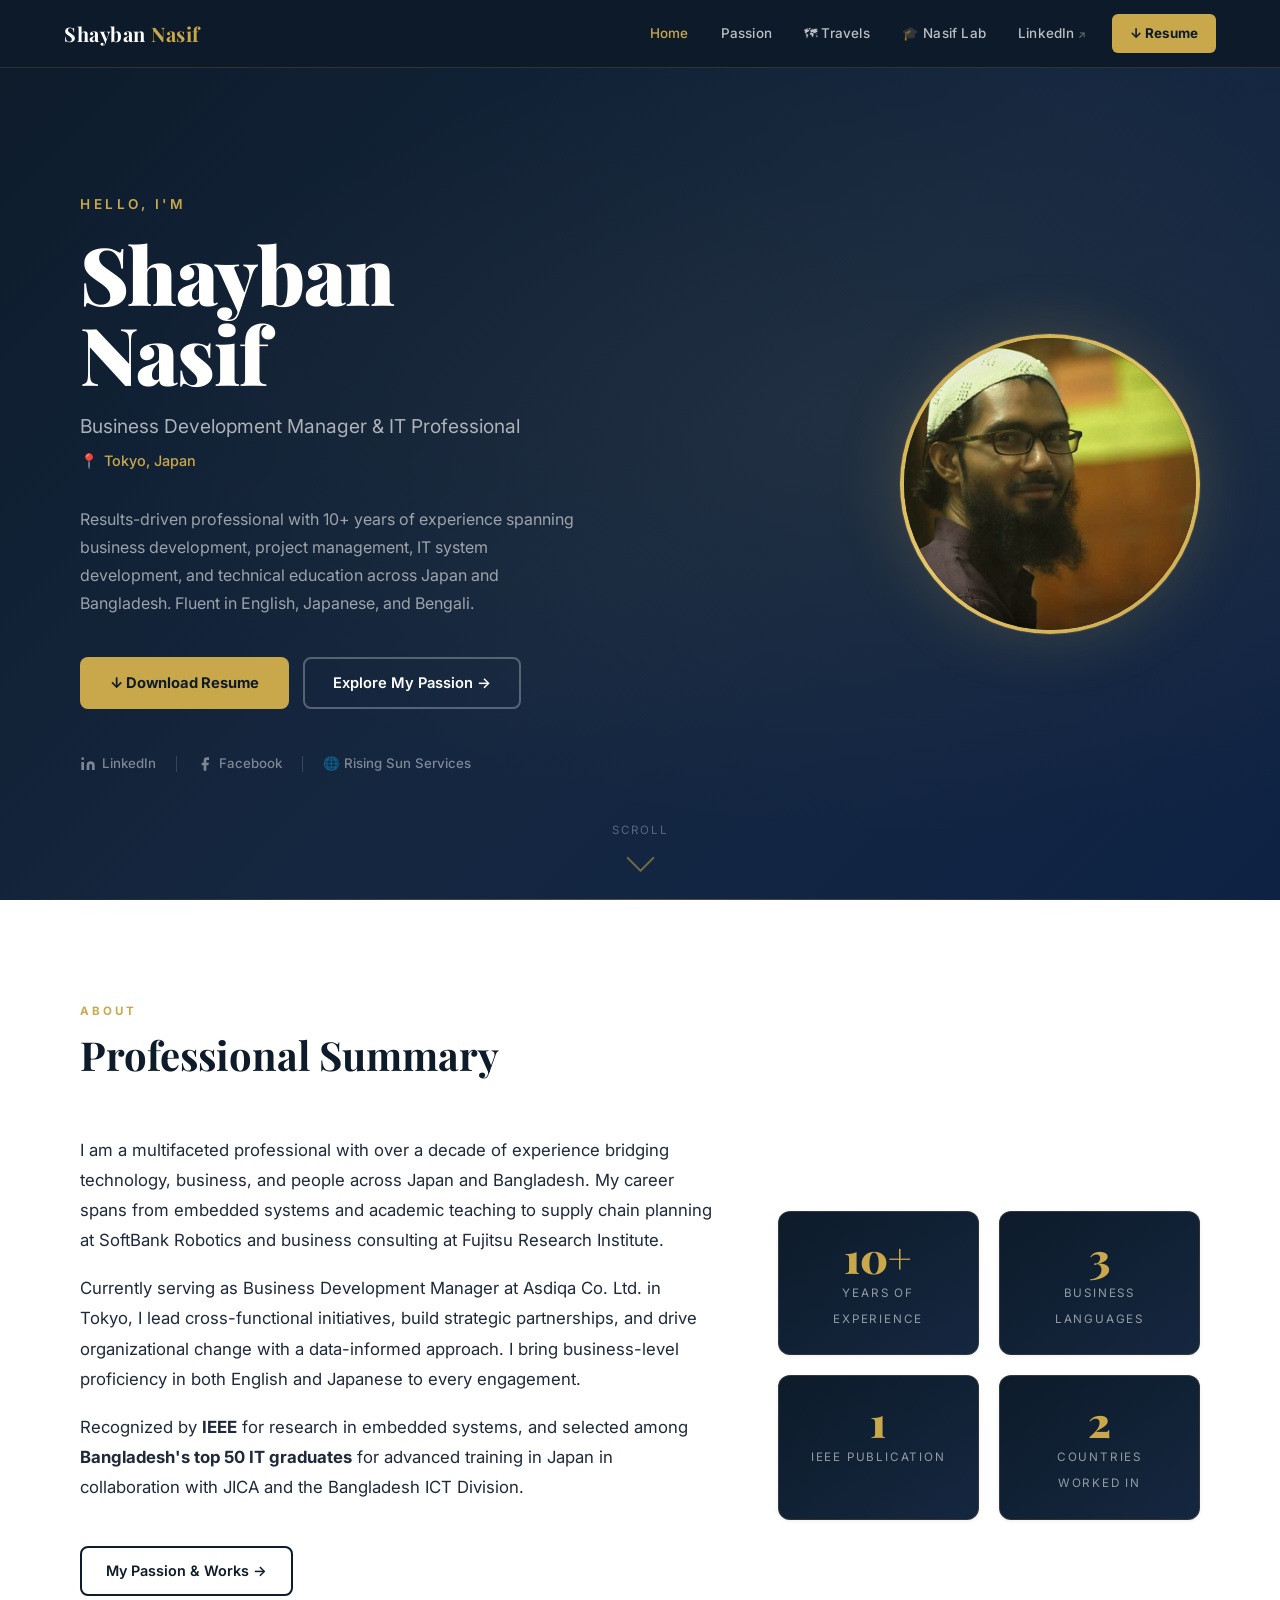
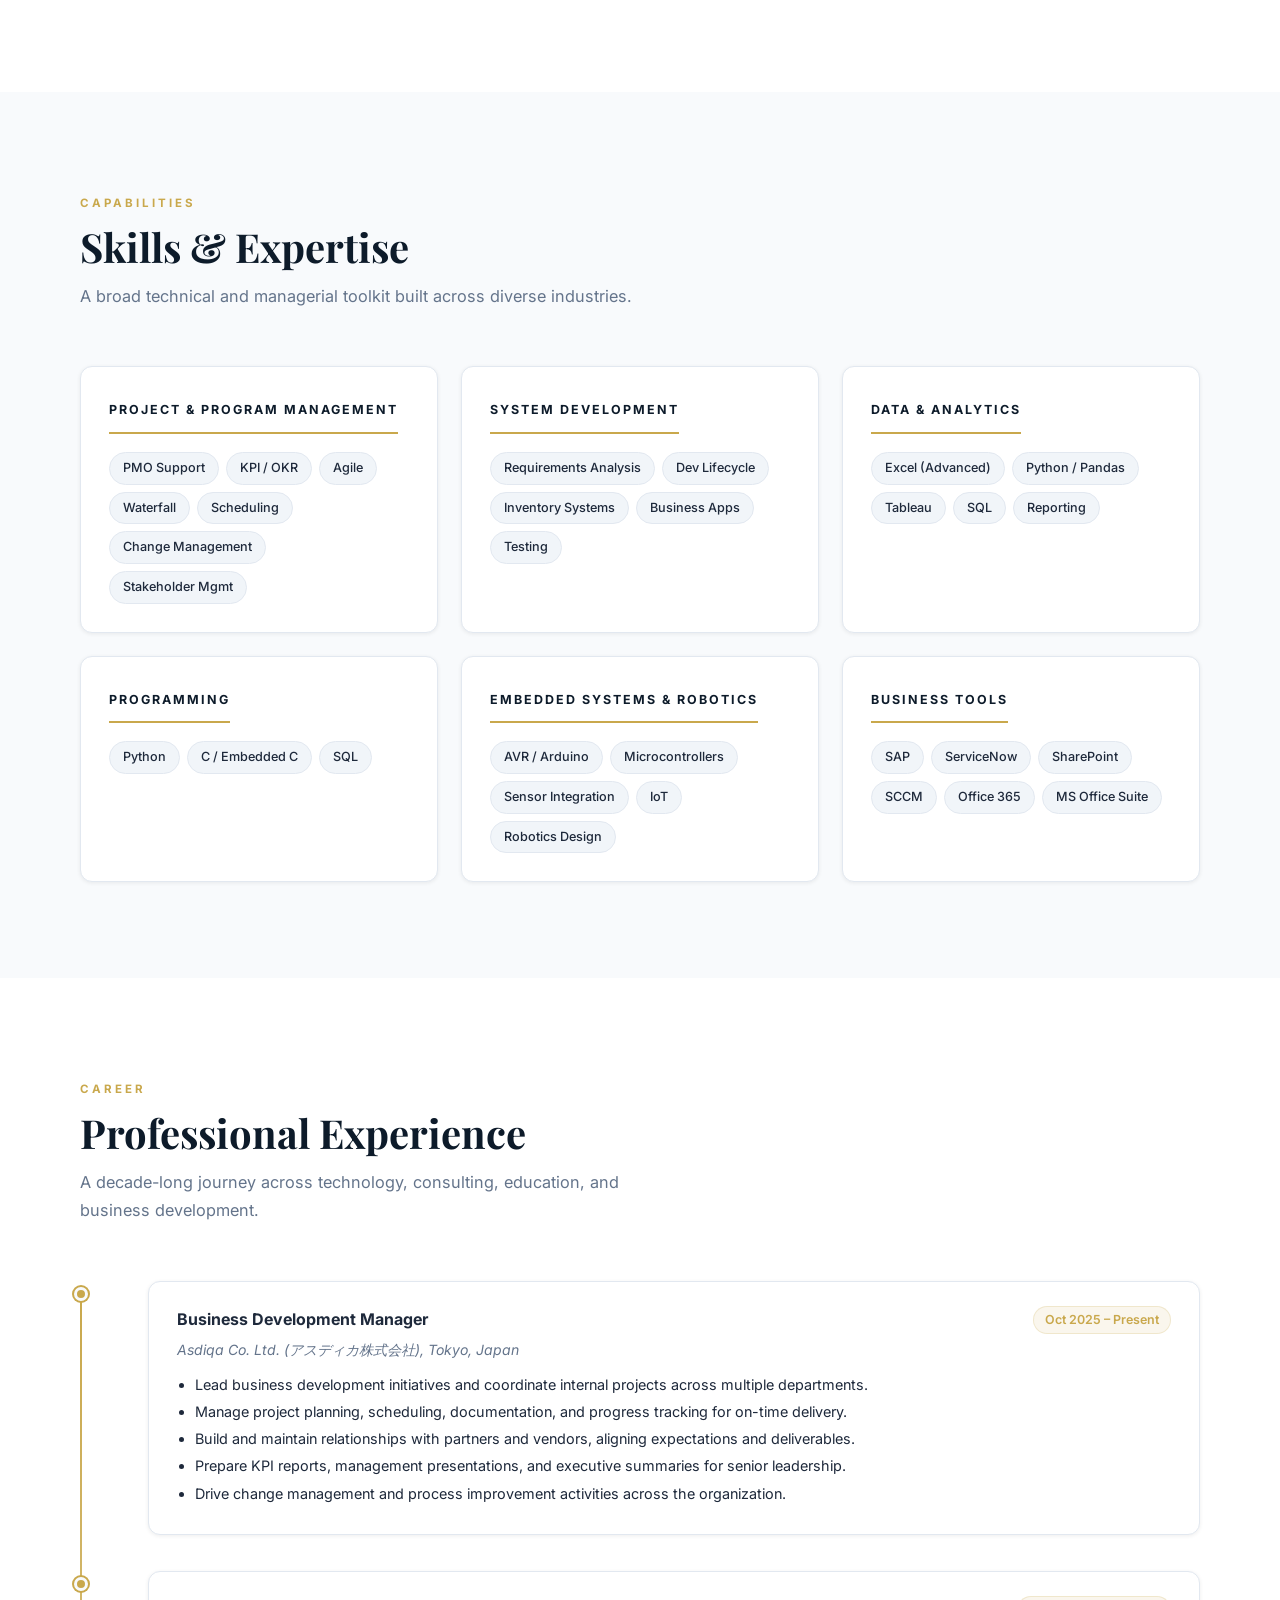
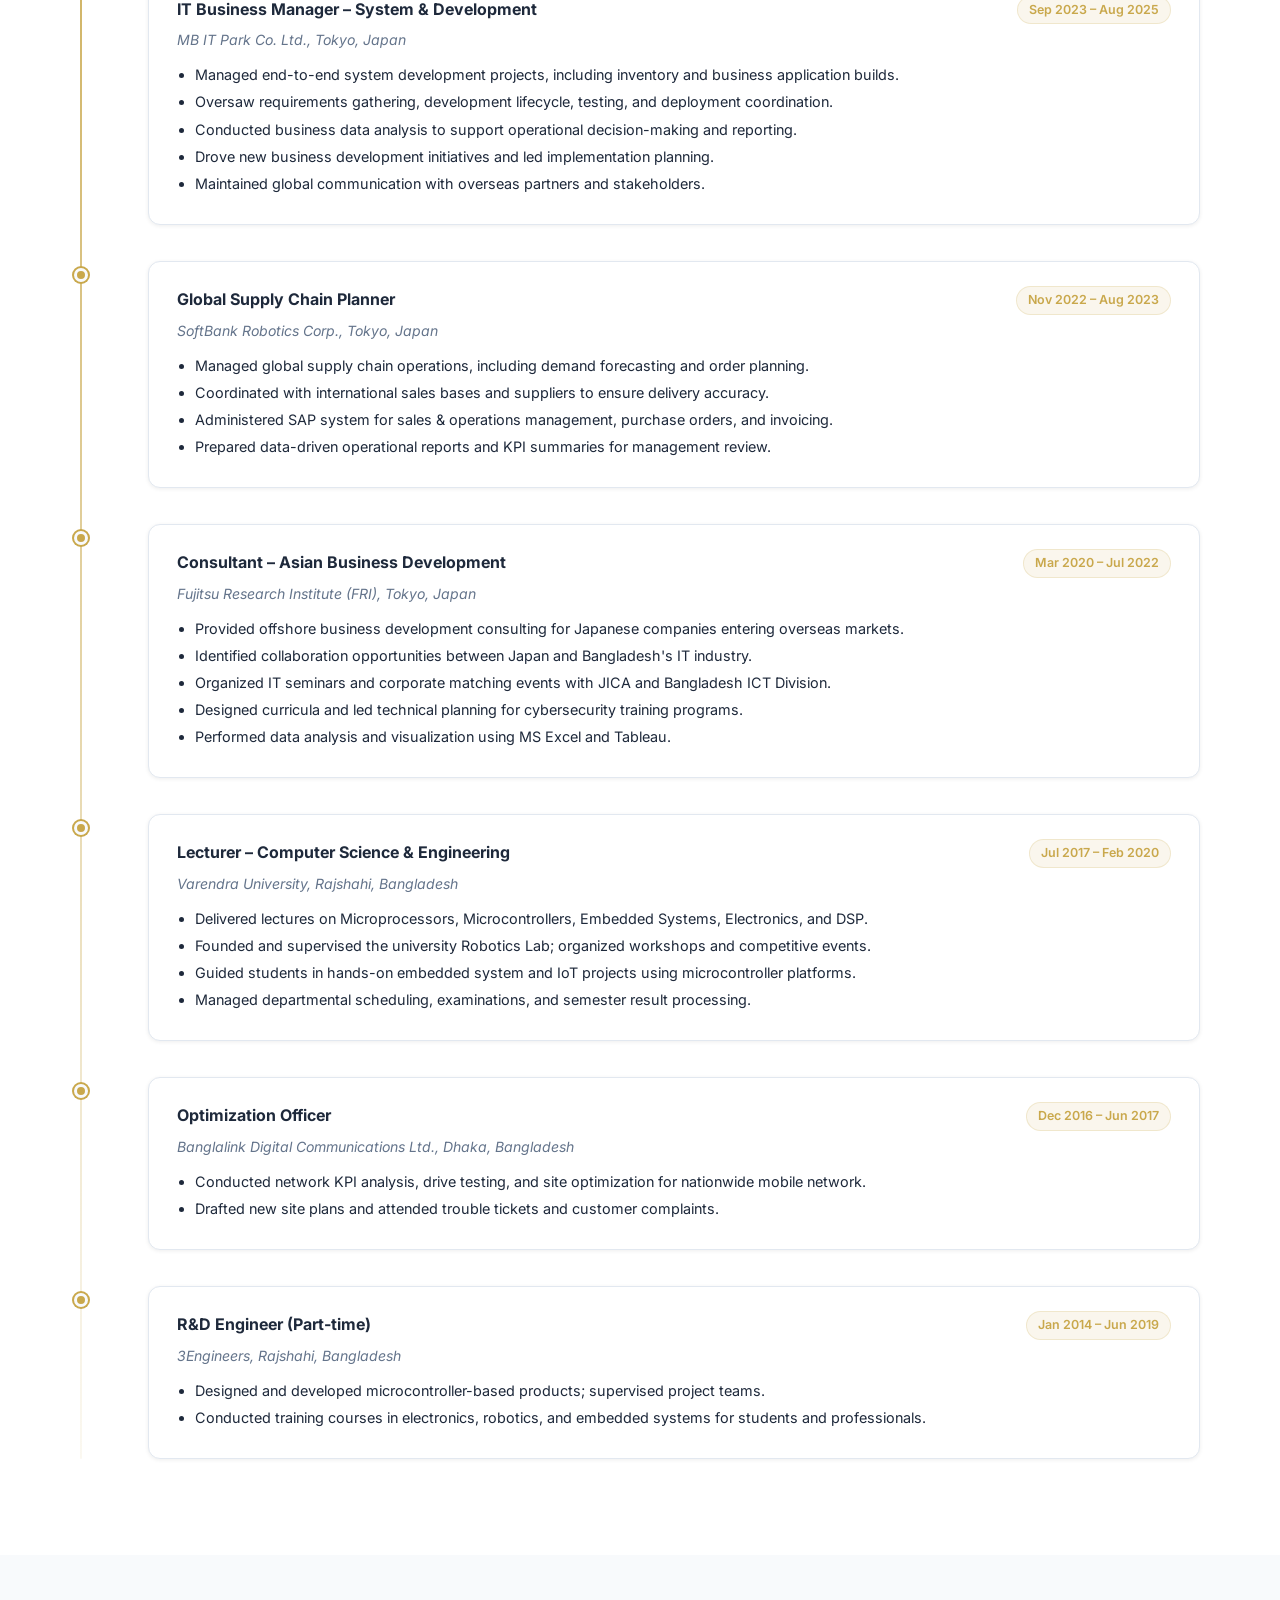
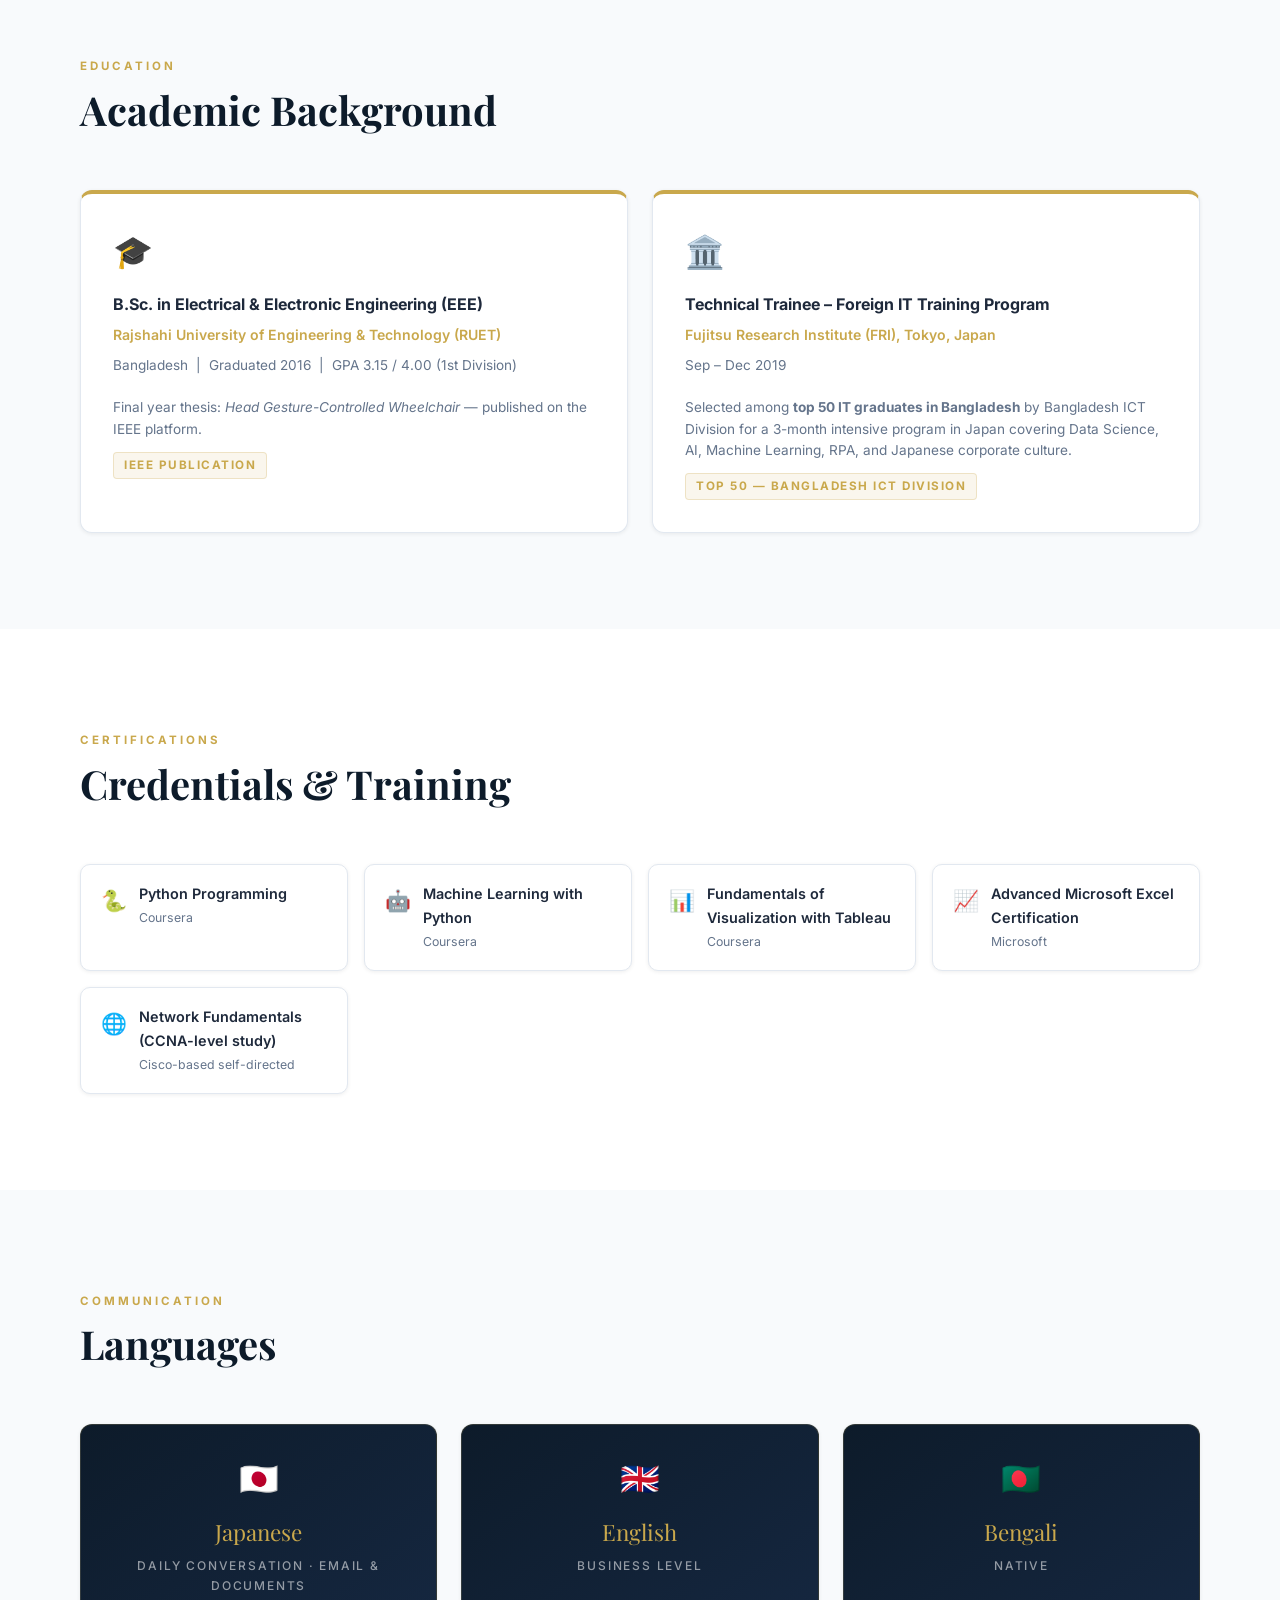
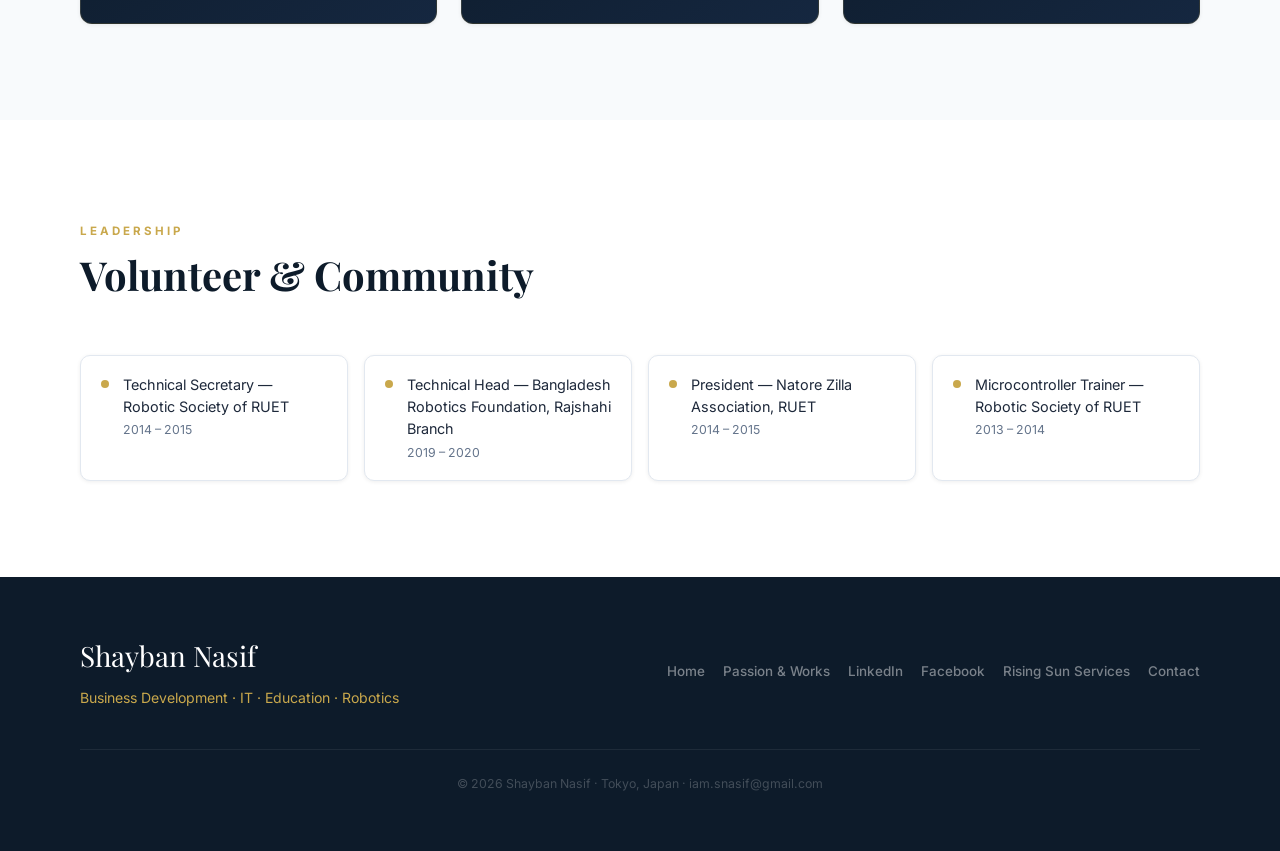
<file: index.html>
<!DOCTYPE html>
<html lang="en">
<head>
  <meta charset="UTF-8">
  <meta name="viewport" content="width=device-width, initial-scale=1.0">
  <meta name="description" content="Shayban Nasif — Business Development Manager & IT Professional based in Tokyo, Japan.">
  <title>Shayban Nasif — Professional Profile</title>
  <link rel="stylesheet" href="css/styles.css">

  <!-- Open Graph -->
  <meta property="og:title"       content="Shayban Nasif — Professional Profile">
  <meta property="og:description" content="10+ years of experience in IT, business development & system management across Japan and Bangladesh.">
  <meta property="og:type"        content="website">
</head>
<body>

<!-- ══════════════════ NAVIGATION ══════════════════ -->
<nav class="nav">
  <a href="index.html" class="nav-logo-text">Shayban <span>Nasif</span></a>

  <div class="nav-links">
    <a href="index.html"   class="nav-link active">Home</a>
    <a href="passion.html" class="nav-link">Passion</a>
    <a href="tourism.html" class="nav-link">🗺 Travels</a>
    <a href="learn.html"   class="nav-link">🎓 Nasif Lab</a>
    <a href="https://www.linkedin.com/in/shayban-nasif-tonmoy/" target="_blank" rel="noopener"
       class="nav-link ext">LinkedIn</a>
    <a href="assets/Shayban Nasif_Resume.pdf" download class="nav-resume-btn">
      ↓ Resume
    </a>
  </div>

  <button class="hamburger" aria-label="Toggle menu">
    <span></span><span></span><span></span>
  </button>
</nav>


<!-- ══════════════════ HERO ══════════════════ -->
<section class="hero">
  <div class="hero-grid">

    <!-- Copy -->
    <div class="hero-copy">
      <p class="hero-eyebrow">Hello, I'm</p>

      <h1 class="hero-name">Shayban<br>Nasif</h1>

      <p class="hero-title">Business Development Manager &amp; IT Professional</p>
      <p class="hero-location">
        <span>📍</span> Tokyo, Japan
      </p>

      <p class="hero-summary">
        Results-driven professional with 10+ years of experience spanning business development,
        project management, IT system development, and technical education across Japan and
        Bangladesh. Fluent in English, Japanese, and Bengali.
      </p>

      <div class="hero-actions">
        <a href="assets/Shayban Nasif_Resume.pdf" download class="btn-primary">
          ↓ Download Resume
        </a>
        <a href="passion.html" class="btn-secondary">
          Explore My Passion →
        </a>
      </div>

      <div class="hero-social">
        <a href="https://www.linkedin.com/in/shayban-nasif-tonmoy/" target="_blank" rel="noopener"
           class="social-link">
          <svg width="16" height="16" viewBox="0 0 24 24" fill="currentColor">
            <path d="M16 8a6 6 0 0 1 6 6v7h-4v-7a2 2 0 0 0-2-2 2 2 0 0 0-2 2v7h-4v-7a6 6 0 0 1 6-6z"/>
            <rect x="2" y="9" width="4" height="12"/><circle cx="4" cy="4" r="2"/>
          </svg>
          LinkedIn
        </a>
        <span class="social-divider"></span>
        <a href="https://www.facebook.com/shaybannasif.tonmoy/" target="_blank" rel="noopener"
           class="social-link">
          <svg width="16" height="16" viewBox="0 0 24 24" fill="currentColor">
            <path d="M18 2h-3a5 5 0 0 0-5 5v3H7v4h3v8h4v-8h3l1-4h-4V7a1 1 0 0 1 1-1h3z"/>
          </svg>
          Facebook
        </a>
        <span class="social-divider"></span>
        <a href="https://risingsunservices.jp/" target="_blank" rel="noopener"
           class="social-link">
          🌐 Rising Sun Services
        </a>
      </div>
    </div>

    <!-- Photo -->
    <div class="hero-photo">
      <div class="photo-ring">
        <div class="photo-inner">
          <img src="assets/profile.jpg" alt="Shayban Nasif">
          <div class="photo-initials" style="display:none;align-items:center;justify-content:center;">SN</div>
        </div>
      </div>
    </div>

  </div><!-- /hero-grid -->

  <div class="scroll-hint">
    <span>Scroll</span>
    <div class="scroll-hint-arrow"></div>
  </div>
</section>


<!-- ══════════════════ PROFESSIONAL SUMMARY ══════════════════ -->
<section class="section section-alt" id="about">
  <div class="section-inner">

    <div class="section-header fade-in">
      <p class="section-label">About</p>
      <h2 class="section-title">Professional Summary</h2>
    </div>

    <div class="summary-grid">
      <div class="summary-text fade-in">
        <p>
          I am a multifaceted professional with over a decade of experience bridging technology,
          business, and people across Japan and Bangladesh. My career spans from embedded systems
          and academic teaching to supply chain planning at SoftBank Robotics and business
          consulting at Fujitsu Research Institute.
        </p>
        <p>
          Currently serving as Business Development Manager at Asdiqa Co. Ltd. in Tokyo, I lead
          cross-functional initiatives, build strategic partnerships, and drive organizational
          change with a data-informed approach. I bring business-level proficiency in both
          English and Japanese to every engagement.
        </p>
        <p>
          Recognized by <strong>IEEE</strong> for research in embedded systems, and selected
          among <strong>Bangladesh's top 50 IT graduates</strong> for advanced training in Japan
          in collaboration with JICA and the Bangladesh ICT Division.
        </p>
        <br>
        <a href="passion.html" class="btn-outline-navy">
          My Passion &amp; Works →
        </a>
      </div>

      <div class="stats-grid fade-in fade-in-delay-1">
        <div class="stat-card">
          <span class="stat-number">10+</span>
          <span class="stat-label">Years of Experience</span>
        </div>
        <div class="stat-card">
          <span class="stat-number">3</span>
          <span class="stat-label">Business Languages</span>
        </div>
        <div class="stat-card">
          <span class="stat-number">1</span>
          <span class="stat-label">IEEE Publication</span>
        </div>
        <div class="stat-card">
          <span class="stat-number">2</span>
          <span class="stat-label">Countries Worked In</span>
        </div>
      </div>
    </div>

  </div>
</section>


<!-- ══════════════════ CORE COMPETENCIES ══════════════════ -->
<section class="section" id="skills">
  <div class="section-inner">

    <div class="section-header fade-in">
      <p class="section-label">Capabilities</p>
      <h2 class="section-title">Skills &amp; Expertise</h2>
      <p class="section-subtitle">A broad technical and managerial toolkit built across diverse industries.</p>
    </div>

    <div class="skills-categories">

      <div class="skill-category fade-in">
        <div class="skill-cat-title">Project &amp; Program Management</div>
        <div class="skill-tags">
          <span class="skill-tag">PMO Support</span>
          <span class="skill-tag">KPI / OKR</span>
          <span class="skill-tag">Agile</span>
          <span class="skill-tag">Waterfall</span>
          <span class="skill-tag">Scheduling</span>
          <span class="skill-tag">Change Management</span>
          <span class="skill-tag">Stakeholder Mgmt</span>
        </div>
      </div>

      <div class="skill-category fade-in fade-in-delay-1">
        <div class="skill-cat-title">System Development</div>
        <div class="skill-tags">
          <span class="skill-tag">Requirements Analysis</span>
          <span class="skill-tag">Dev Lifecycle</span>
          <span class="skill-tag">Inventory Systems</span>
          <span class="skill-tag">Business Apps</span>
          <span class="skill-tag">Testing</span>
        </div>
      </div>

      <div class="skill-category fade-in fade-in-delay-2">
        <div class="skill-cat-title">Data &amp; Analytics</div>
        <div class="skill-tags">
          <span class="skill-tag">Excel (Advanced)</span>
          <span class="skill-tag">Python / Pandas</span>
          <span class="skill-tag">Tableau</span>
          <span class="skill-tag">SQL</span>
          <span class="skill-tag">Reporting</span>
        </div>
      </div>

      <div class="skill-category fade-in">
        <div class="skill-cat-title">Programming</div>
        <div class="skill-tags">
          <span class="skill-tag">Python</span>
          <span class="skill-tag">C / Embedded C</span>
          <span class="skill-tag">SQL</span>
        </div>
      </div>

      <div class="skill-category fade-in fade-in-delay-1">
        <div class="skill-cat-title">Embedded Systems &amp; Robotics</div>
        <div class="skill-tags">
          <span class="skill-tag">AVR / Arduino</span>
          <span class="skill-tag">Microcontrollers</span>
          <span class="skill-tag">Sensor Integration</span>
          <span class="skill-tag">IoT</span>
          <span class="skill-tag">Robotics Design</span>
        </div>
      </div>

      <div class="skill-category fade-in fade-in-delay-2">
        <div class="skill-cat-title">Business Tools</div>
        <div class="skill-tags">
          <span class="skill-tag">SAP</span>
          <span class="skill-tag">ServiceNow</span>
          <span class="skill-tag">SharePoint</span>
          <span class="skill-tag">SCCM</span>
          <span class="skill-tag">Office 365</span>
          <span class="skill-tag">MS Office Suite</span>
        </div>
      </div>

    </div>
  </div>
</section>


<!-- ══════════════════ EXPERIENCE ══════════════════ -->
<section class="section section-alt" id="experience">
  <div class="section-inner">

    <div class="section-header fade-in">
      <p class="section-label">Career</p>
      <h2 class="section-title">Professional Experience</h2>
      <p class="section-subtitle">A decade-long journey across technology, consulting, education, and business development.</p>
    </div>

    <div class="timeline">

      <!-- 1 -->
      <div class="timeline-item fade-in">
        <div class="timeline-dot"></div>
        <div class="timeline-card">
          <div class="timeline-header">
            <span class="timeline-title">Business Development Manager</span>
            <span class="timeline-date">Oct 2025 – Present</span>
          </div>
          <div class="timeline-company">Asdiqa Co. Ltd. (アスディカ株式会社), Tokyo, Japan</div>
          <ul class="timeline-bullets">
            <li>Lead business development initiatives and coordinate internal projects across multiple departments.</li>
            <li>Manage project planning, scheduling, documentation, and progress tracking for on-time delivery.</li>
            <li>Build and maintain relationships with partners and vendors, aligning expectations and deliverables.</li>
            <li>Prepare KPI reports, management presentations, and executive summaries for senior leadership.</li>
            <li>Drive change management and process improvement activities across the organization.</li>
          </ul>
        </div>
      </div>

      <!-- 2 -->
      <div class="timeline-item fade-in">
        <div class="timeline-dot"></div>
        <div class="timeline-card">
          <div class="timeline-header">
            <span class="timeline-title">IT Business Manager – System &amp; Development</span>
            <span class="timeline-date">Sep 2023 – Aug 2025</span>
          </div>
          <div class="timeline-company">MB IT Park Co. Ltd., Tokyo, Japan</div>
          <ul class="timeline-bullets">
            <li>Managed end-to-end system development projects, including inventory and business application builds.</li>
            <li>Oversaw requirements gathering, development lifecycle, testing, and deployment coordination.</li>
            <li>Conducted business data analysis to support operational decision-making and reporting.</li>
            <li>Drove new business development initiatives and led implementation planning.</li>
            <li>Maintained global communication with overseas partners and stakeholders.</li>
          </ul>
        </div>
      </div>

      <!-- 3 -->
      <div class="timeline-item fade-in">
        <div class="timeline-dot"></div>
        <div class="timeline-card">
          <div class="timeline-header">
            <span class="timeline-title">Global Supply Chain Planner</span>
            <span class="timeline-date">Nov 2022 – Aug 2023</span>
          </div>
          <div class="timeline-company">SoftBank Robotics Corp., Tokyo, Japan</div>
          <ul class="timeline-bullets">
            <li>Managed global supply chain operations, including demand forecasting and order planning.</li>
            <li>Coordinated with international sales bases and suppliers to ensure delivery accuracy.</li>
            <li>Administered SAP system for sales &amp; operations management, purchase orders, and invoicing.</li>
            <li>Prepared data-driven operational reports and KPI summaries for management review.</li>
          </ul>
        </div>
      </div>

      <!-- 4 -->
      <div class="timeline-item fade-in">
        <div class="timeline-dot"></div>
        <div class="timeline-card">
          <div class="timeline-header">
            <span class="timeline-title">Consultant – Asian Business Development</span>
            <span class="timeline-date">Mar 2020 – Jul 2022</span>
          </div>
          <div class="timeline-company">Fujitsu Research Institute (FRI), Tokyo, Japan</div>
          <ul class="timeline-bullets">
            <li>Provided offshore business development consulting for Japanese companies entering overseas markets.</li>
            <li>Identified collaboration opportunities between Japan and Bangladesh's IT industry.</li>
            <li>Organized IT seminars and corporate matching events with JICA and Bangladesh ICT Division.</li>
            <li>Designed curricula and led technical planning for cybersecurity training programs.</li>
            <li>Performed data analysis and visualization using MS Excel and Tableau.</li>
          </ul>
        </div>
      </div>

      <!-- 5 -->
      <div class="timeline-item fade-in">
        <div class="timeline-dot"></div>
        <div class="timeline-card">
          <div class="timeline-header">
            <span class="timeline-title">Lecturer – Computer Science &amp; Engineering</span>
            <span class="timeline-date">Jul 2017 – Feb 2020</span>
          </div>
          <div class="timeline-company">Varendra University, Rajshahi, Bangladesh</div>
          <ul class="timeline-bullets">
            <li>Delivered lectures on Microprocessors, Microcontrollers, Embedded Systems, Electronics, and DSP.</li>
            <li>Founded and supervised the university Robotics Lab; organized workshops and competitive events.</li>
            <li>Guided students in hands-on embedded system and IoT projects using microcontroller platforms.</li>
            <li>Managed departmental scheduling, examinations, and semester result processing.</li>
          </ul>
        </div>
      </div>

      <!-- 6 -->
      <div class="timeline-item fade-in">
        <div class="timeline-dot"></div>
        <div class="timeline-card">
          <div class="timeline-header">
            <span class="timeline-title">Optimization Officer</span>
            <span class="timeline-date">Dec 2016 – Jun 2017</span>
          </div>
          <div class="timeline-company">Banglalink Digital Communications Ltd., Dhaka, Bangladesh</div>
          <ul class="timeline-bullets">
            <li>Conducted network KPI analysis, drive testing, and site optimization for nationwide mobile network.</li>
            <li>Drafted new site plans and attended trouble tickets and customer complaints.</li>
          </ul>
        </div>
      </div>

      <!-- 7 -->
      <div class="timeline-item fade-in">
        <div class="timeline-dot"></div>
        <div class="timeline-card">
          <div class="timeline-header">
            <span class="timeline-title">R&amp;D Engineer (Part-time)</span>
            <span class="timeline-date">Jan 2014 – Jun 2019</span>
          </div>
          <div class="timeline-company">3Engineers, Rajshahi, Bangladesh</div>
          <ul class="timeline-bullets">
            <li>Designed and developed microcontroller-based products; supervised project teams.</li>
            <li>Conducted training courses in electronics, robotics, and embedded systems for students and professionals.</li>
          </ul>
        </div>
      </div>

    </div><!-- /timeline -->
  </div>
</section>


<!-- ══════════════════ EDUCATION ══════════════════ -->
<section class="section" id="education">
  <div class="section-inner">

    <div class="section-header fade-in">
      <p class="section-label">Education</p>
      <h2 class="section-title">Academic Background</h2>
    </div>

    <div class="edu-grid">

      <div class="edu-card fade-in">
        <div class="edu-icon">🎓</div>
        <div class="edu-degree">B.Sc. in Electrical &amp; Electronic Engineering (EEE)</div>
        <div class="edu-school">Rajshahi University of Engineering &amp; Technology (RUET)</div>
        <div class="edu-detail">
          Bangladesh &nbsp;|&nbsp; Graduated 2016 &nbsp;|&nbsp; GPA 3.15 / 4.00 (1st Division)<br><br>
          Final year thesis: <em>Head Gesture-Controlled Wheelchair</em> — published on the
          IEEE platform.
        </div>
        <span class="edu-badge">IEEE Publication</span>
      </div>

      <div class="edu-card fade-in fade-in-delay-1">
        <div class="edu-icon">🏛️</div>
        <div class="edu-degree">Technical Trainee – Foreign IT Training Program</div>
        <div class="edu-school">Fujitsu Research Institute (FRI), Tokyo, Japan</div>
        <div class="edu-detail">
          Sep – Dec 2019<br><br>
          Selected among <strong>top 50 IT graduates in Bangladesh</strong> by Bangladesh ICT Division
          for a 3-month intensive program in Japan covering Data Science, AI, Machine Learning, RPA,
          and Japanese corporate culture.
        </div>
        <span class="edu-badge">Top 50 — Bangladesh ICT Division</span>
      </div>

    </div>
  </div>
</section>


<!-- ══════════════════ CERTIFICATIONS ══════════════════ -->
<section class="section section-alt" id="certifications">
  <div class="section-inner">

    <div class="section-header fade-in">
      <p class="section-label">Certifications</p>
      <h2 class="section-title">Credentials &amp; Training</h2>
    </div>

    <div class="cert-list">
      <div class="cert-item fade-in">
        <span class="cert-icon">🐍</span>
        <div>
          <div class="cert-name">Python Programming</div>
          <div class="cert-source">Coursera</div>
        </div>
      </div>
      <div class="cert-item fade-in fade-in-delay-1">
        <span class="cert-icon">🤖</span>
        <div>
          <div class="cert-name">Machine Learning with Python</div>
          <div class="cert-source">Coursera</div>
        </div>
      </div>
      <div class="cert-item fade-in fade-in-delay-2">
        <span class="cert-icon">📊</span>
        <div>
          <div class="cert-name">Fundamentals of Visualization with Tableau</div>
          <div class="cert-source">Coursera</div>
        </div>
      </div>
      <div class="cert-item fade-in">
        <span class="cert-icon">📈</span>
        <div>
          <div class="cert-name">Advanced Microsoft Excel Certification</div>
          <div class="cert-source">Microsoft</div>
        </div>
      </div>
      <div class="cert-item fade-in fade-in-delay-1">
        <span class="cert-icon">🌐</span>
        <div>
          <div class="cert-name">Network Fundamentals (CCNA-level study)</div>
          <div class="cert-source">Cisco-based self-directed</div>
        </div>
      </div>
    </div>

  </div>
</section>


<!-- ══════════════════ LANGUAGES ══════════════════ -->
<section class="section" id="languages">
  <div class="section-inner">

    <div class="section-header fade-in">
      <p class="section-label">Communication</p>
      <h2 class="section-title">Languages</h2>
    </div>

    <div class="lang-grid">
      <div class="lang-card fade-in">
        <div class="lang-flag">🇯🇵</div>
        <div class="lang-name">Japanese</div>
        <div class="lang-level">Daily Conversation · Email & Documents</div>
      </div>
      <div class="lang-card fade-in fade-in-delay-1">
        <div class="lang-flag">🇬🇧</div>
        <div class="lang-name">English</div>
        <div class="lang-level">Business Level</div>
      </div>
      <div class="lang-card fade-in fade-in-delay-2">
        <div class="lang-flag">🇧🇩</div>
        <div class="lang-name">Bengali</div>
        <div class="lang-level">Native</div>
      </div>
    </div>

  </div>
</section>


<!-- ══════════════════ VOLUNTEER ══════════════════ -->
<section class="section section-alt" id="volunteer">
  <div class="section-inner">

    <div class="section-header fade-in">
      <p class="section-label">Leadership</p>
      <h2 class="section-title">Volunteer &amp; Community</h2>
    </div>

    <div class="vol-grid">
      <div class="vol-item fade-in">
        <div class="vol-dot"></div>
        <div>
          <div class="vol-text">Technical Secretary — Robotic Society of RUET</div>
          <div class="vol-year">2014 – 2015</div>
        </div>
      </div>
      <div class="vol-item fade-in fade-in-delay-1">
        <div class="vol-dot"></div>
        <div>
          <div class="vol-text">Technical Head — Bangladesh Robotics Foundation, Rajshahi Branch</div>
          <div class="vol-year">2019 – 2020</div>
        </div>
      </div>
      <div class="vol-item fade-in fade-in-delay-2">
        <div class="vol-dot"></div>
        <div>
          <div class="vol-text">President — Natore Zilla Association, RUET</div>
          <div class="vol-year">2014 – 2015</div>
        </div>
      </div>
      <div class="vol-item fade-in">
        <div class="vol-dot"></div>
        <div>
          <div class="vol-text">Microcontroller Trainer — Robotic Society of RUET</div>
          <div class="vol-year">2013 – 2014</div>
        </div>
      </div>
    </div>

  </div>
</section>


<!-- ══════════════════ FOOTER ══════════════════ -->
<footer class="footer">
  <div class="footer-inner">
    <div>
      <div class="footer-name">Shayban Nasif</div>
      <div class="footer-tagline">Business Development · IT · Education · Robotics</div>
    </div>
    <div class="footer-links">
      <a href="index.html"   class="footer-link">Home</a>
      <a href="passion.html" class="footer-link">Passion &amp; Works</a>
      <a href="https://www.linkedin.com/in/shayban-nasif-tonmoy/" target="_blank" rel="noopener"
         class="footer-link">LinkedIn</a>
      <a href="https://www.facebook.com/shaybannasif.tonmoy/" target="_blank" rel="noopener"
         class="footer-link">Facebook</a>
      <a href="https://risingsunservices.jp/" target="_blank" rel="noopener"
         class="footer-link">Rising Sun Services</a>
      <a href="mailto:iam.snasif@gmail.com" class="footer-link">Contact</a>
    </div>
    <div class="footer-copy">
      © 2026 Shayban Nasif · Tokyo, Japan · iam.snasif@gmail.com
    </div>
  </div>
</footer>

<script src="js/main.js"></script>
</body>
</html>
</file>
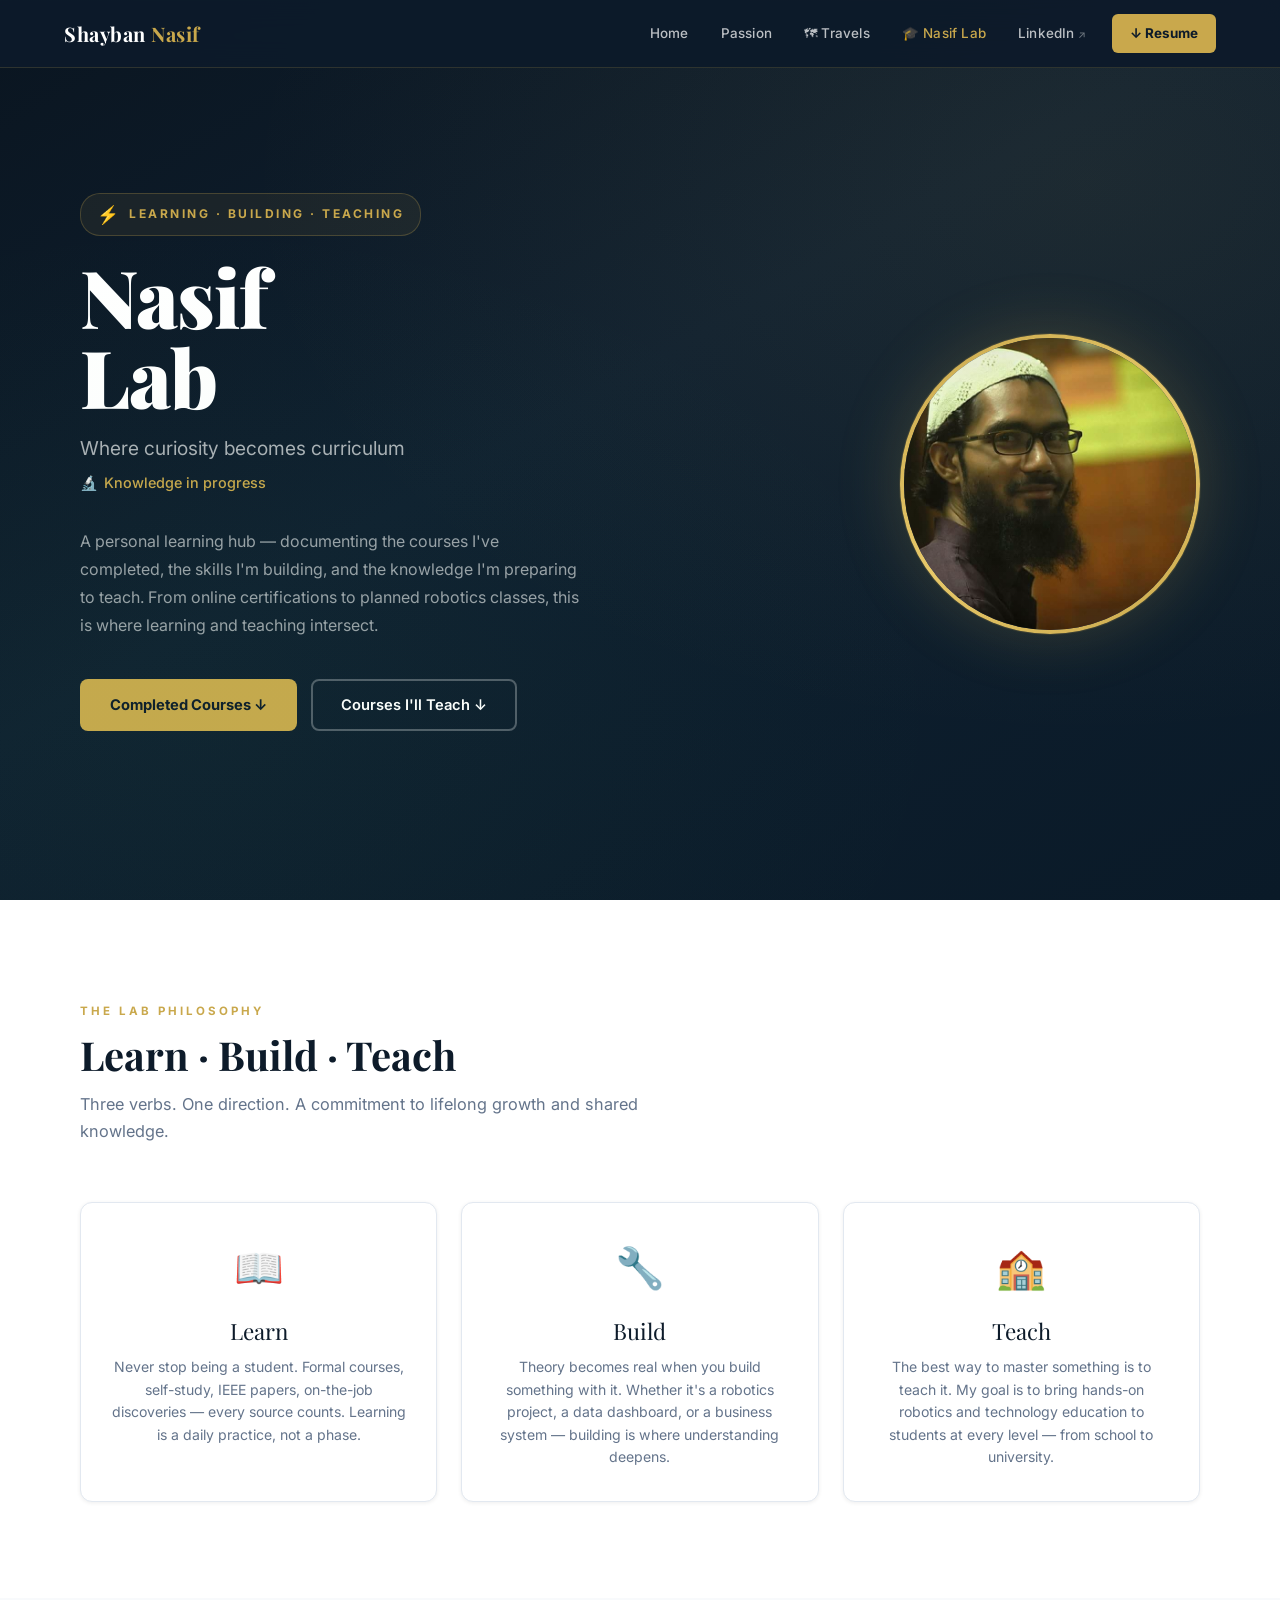
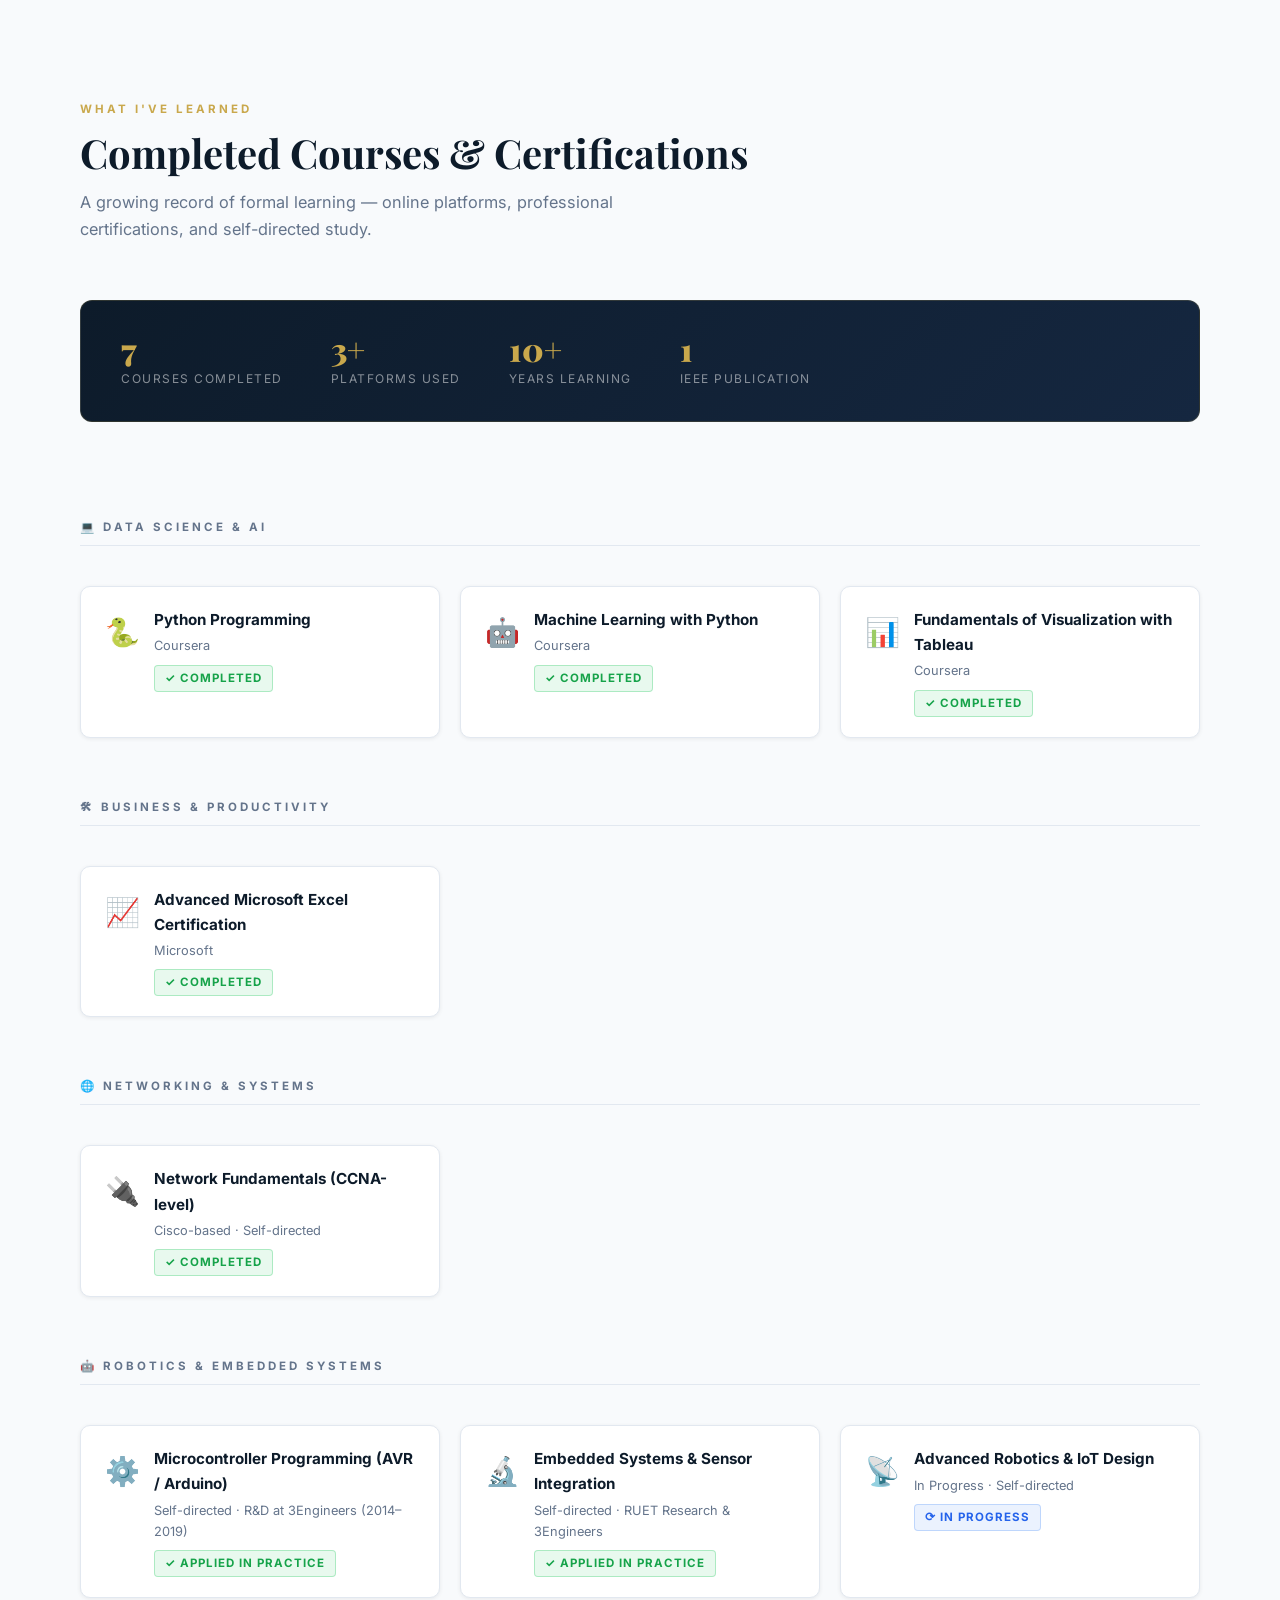
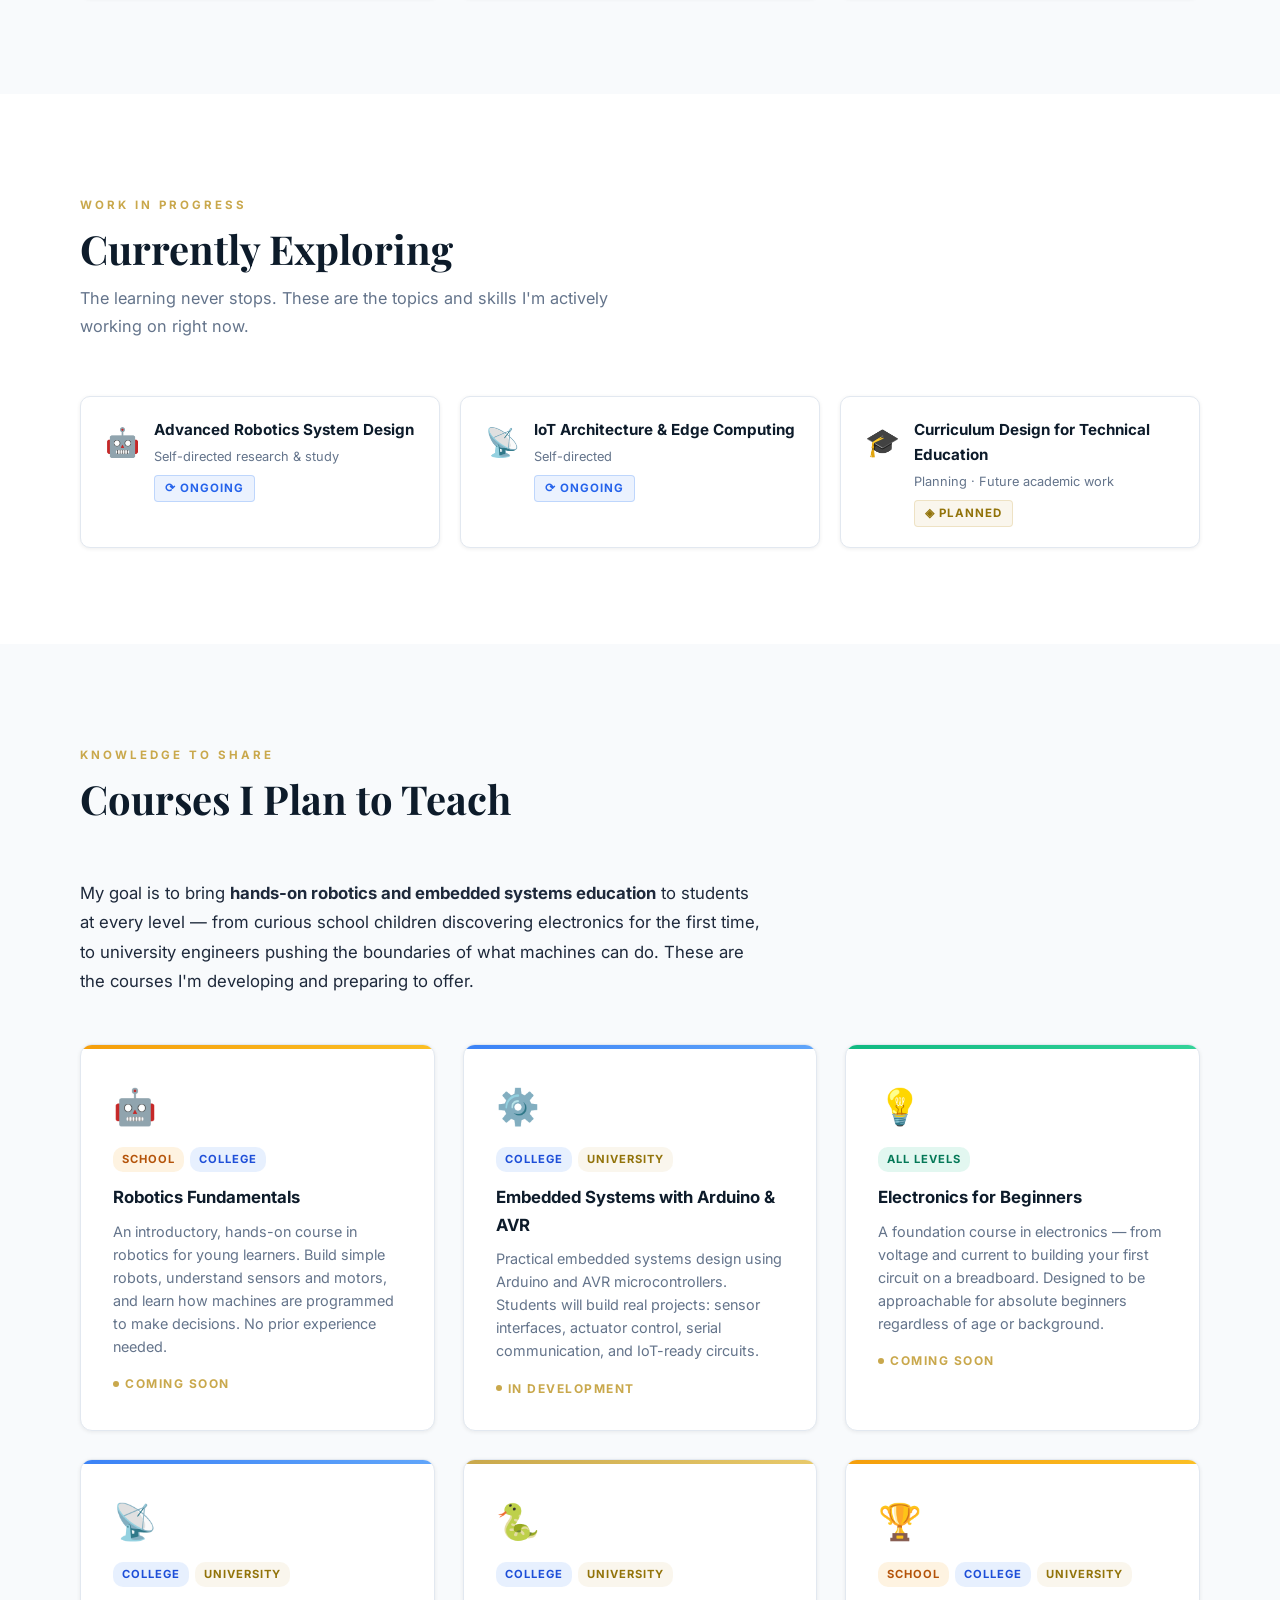
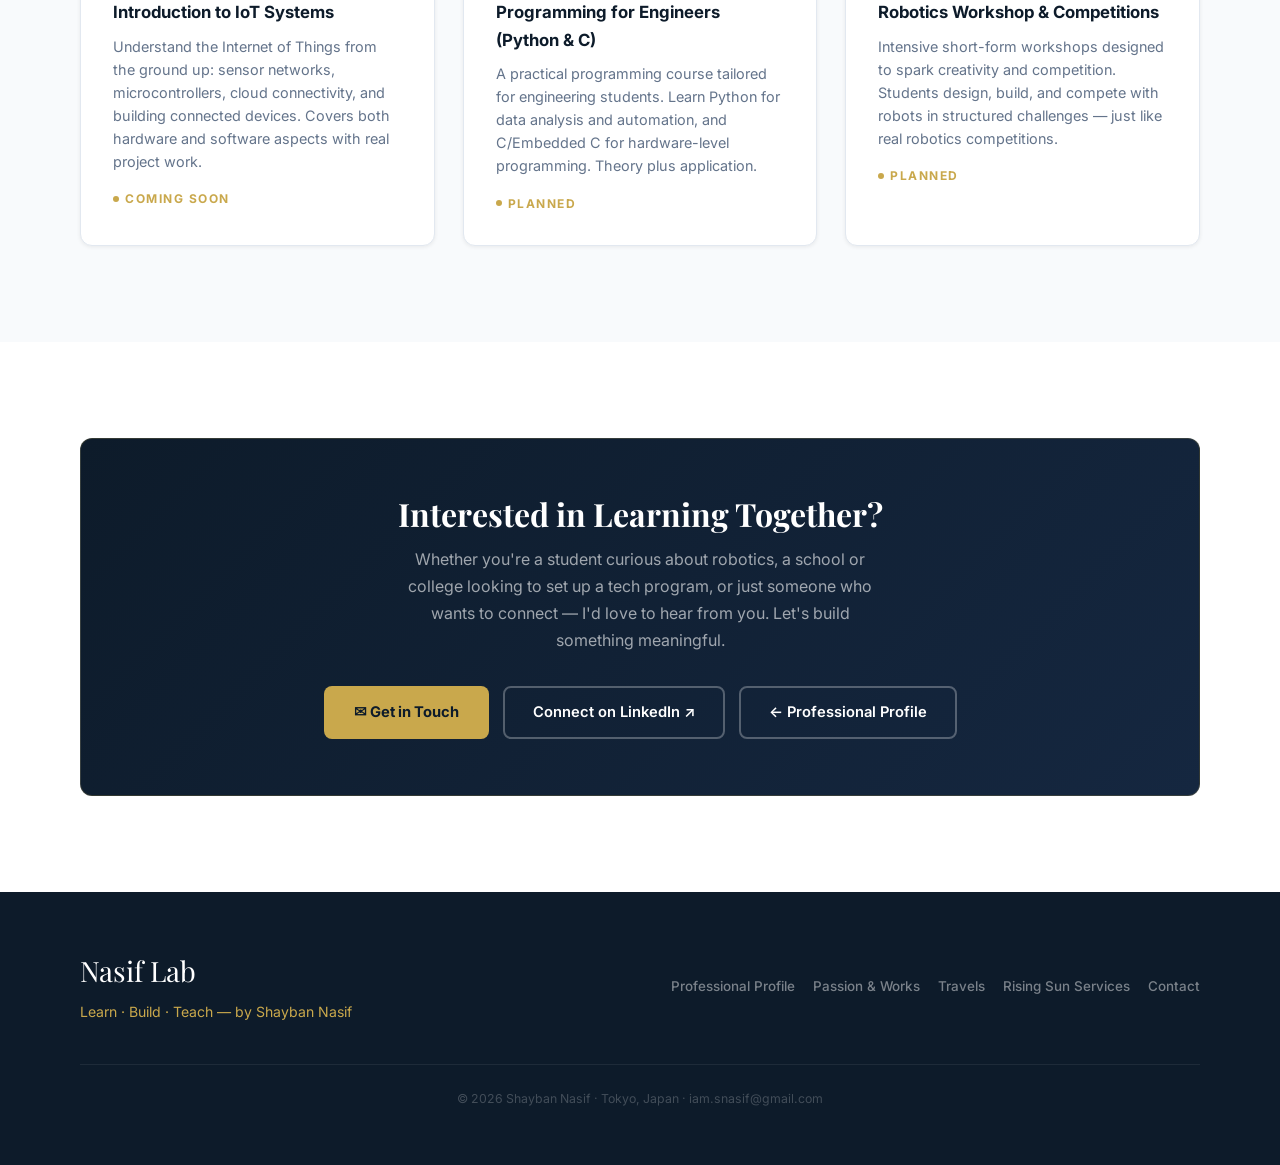
<file: learn.html>
<!DOCTYPE html>
<html lang="en">
<head>
  <meta charset="UTF-8">
  <meta name="viewport" content="width=device-width, initial-scale=1.0">
  <meta name="description" content="Nasif Lab — Learn · Build · Teach. Courses completed, knowledge shared, and future classes by Shayban Nasif.">
  <title>Nasif Lab — Learn · Build · Teach</title>
  <link rel="stylesheet" href="css/styles.css">
  <style>
    /* ── Hero variant ── */
    .hero-lab {
      background: linear-gradient(150deg, #0a1520 0%, #0f2030 45%, #0a1a28 100%);
      position: relative;
    }
    .hero-lab::before {
      background:
        radial-gradient(ellipse at 15% 80%, rgba(60,200,100,0.04) 0%, transparent 50%),
        radial-gradient(ellipse at 85% 20%, rgba(201,168,76,0.08) 0%, transparent 55%);
    }
    /* subtle circuit-board decoration */
    .hero-lab::after {
      content: '';
      position: absolute;
      inset: 0;
      background-image:
        linear-gradient(rgba(201,168,76,0.03) 1px, transparent 1px),
        linear-gradient(90deg, rgba(201,168,76,0.03) 1px, transparent 1px);
      background-size: 50px 50px;
      pointer-events: none;
    }

    /* ── Lab brand ── */
    .lab-brand {
      display: inline-flex;
      align-items: center;
      gap: 10px;
      background: rgba(201,168,76,0.08);
      border: 1px solid rgba(201,168,76,0.25);
      padding: 6px 16px;
      border-radius: 20px;
      margin-bottom: 1.25rem;
    }
    .lab-brand-icon { font-size: 1.1rem; }
    .lab-brand-text {
      font-size: 0.75rem;
      font-weight: 700;
      letter-spacing: 2.5px;
      text-transform: uppercase;
      color: var(--gold);
    }

    /* ── Philosophy block ── */
    .philosophy-grid {
      display: grid;
      grid-template-columns: repeat(3, 1fr);
      gap: 1.5rem;
    }
    .phil-card {
      background: var(--white);
      border-radius: var(--radius);
      padding: 2rem 1.75rem;
      border: 1px solid var(--border);
      text-align: center;
      box-shadow: var(--shadow-sm);
      transition: all var(--t);
    }
    .phil-card:hover { box-shadow: var(--shadow); transform: translateY(-4px); }
    .phil-icon { font-size: 2.5rem; margin-bottom: 0.75rem; }
    .phil-word {
      font-family: 'Playfair Display', Georgia, serif;
      font-size: 1.4rem;
      color: var(--navy);
      margin-bottom: 0.4rem;
    }
    .phil-desc { font-size: 0.88rem; color: var(--text-muted); line-height: 1.6; }

    /* ── Course tabs / filter ── */
    .course-filter {
      display: flex;
      gap: 8px;
      flex-wrap: wrap;
      margin-bottom: 2rem;
    }
    .filter-btn {
      font-size: 0.82rem;
      font-weight: 600;
      padding: 7px 18px;
      border-radius: 20px;
      border: 1px solid var(--border);
      background: var(--white);
      color: var(--text-muted);
      cursor: pointer;
      transition: all var(--t);
    }
    .filter-btn.active, .filter-btn:hover {
      background: var(--navy);
      color: var(--white);
      border-color: var(--navy);
    }

    /* ── Completed courses ── */
    .courses-grid {
      display: grid;
      grid-template-columns: repeat(auto-fill, minmax(300px, 1fr));
      gap: 1.25rem;
    }
    .course-card {
      display: flex;
      gap: 14px;
      align-items: flex-start;
      background: var(--white);
      border-radius: 10px;
      padding: 1.25rem 1.5rem;
      border: 1px solid var(--border);
      box-shadow: var(--shadow-sm);
      transition: all var(--t);
    }
    .course-card:hover {
      box-shadow: var(--shadow);
      border-color: rgba(201,168,76,0.3);
      transform: translateY(-2px);
    }
    .course-icon { font-size: 1.75rem; flex-shrink: 0; margin-top: 2px; }
    .course-info { flex: 1; }
    .course-name { font-size: 0.95rem; font-weight: 700; color: var(--navy); margin-bottom: 0.2rem; }
    .course-provider { font-size: 0.8rem; color: var(--text-muted); margin-bottom: 0.4rem; }
    .course-badge {
      display: inline-flex;
      align-items: center;
      gap: 4px;
      font-size: 0.72rem;
      font-weight: 700;
      letter-spacing: 1px;
      text-transform: uppercase;
      padding: 3px 10px;
      border-radius: 4px;
    }
    .badge-done {
      background: rgba(34,197,94,0.1);
      color: #16a34a;
      border: 1px solid rgba(34,197,94,0.3);
    }
    .badge-progress {
      background: rgba(59,130,246,0.1);
      color: #2563eb;
      border: 1px solid rgba(59,130,246,0.25);
    }
    .badge-planned {
      background: rgba(201,168,76,0.1);
      color: #92730a;
      border: 1px solid rgba(201,168,76,0.25);
    }

    /*
    ══════════════════════════════════════════════════
     HOW TO ADD A COMPLETED COURSE
     Copy a .course-card block below, paste inside
     .courses-grid, and fill in your course details.
     Choose badge class: badge-done / badge-progress / badge-planned
    ══════════════════════════════════════════════════
    */

    /* ── Section break with category header ── */
    .course-category-header {
      font-size: 0.72rem;
      font-weight: 700;
      letter-spacing: 3px;
      text-transform: uppercase;
      color: var(--text-muted);
      padding: 0.5rem 0;
      border-bottom: 1px solid var(--border);
      margin-bottom: 1.25rem;
      margin-top: 2rem;
      grid-column: 1 / -1;
    }

    /* ── Teach section ── */
    .teach-intro {
      max-width: 680px;
      font-size: 1.05rem;
      color: var(--text);
      line-height: 1.75;
      margin-bottom: 3rem;
    }

    .teach-grid {
      display: grid;
      grid-template-columns: repeat(auto-fill, minmax(300px, 1fr));
      gap: 1.75rem;
    }
    .teach-card {
      background: var(--white);
      border-radius: var(--radius);
      padding: 2rem;
      border: 1px solid var(--border);
      box-shadow: var(--shadow-sm);
      transition: all var(--t);
      position: relative;
      overflow: hidden;
    }
    .teach-card:hover { box-shadow: var(--shadow); transform: translateY(-4px); }
    .teach-card::before {
      content: '';
      position: absolute;
      top: 0; left: 0; right: 0;
      height: 4px;
    }
    .teach-card.level-school::before  { background: linear-gradient(90deg, #f59e0b, #fbbf24); }
    .teach-card.level-college::before { background: linear-gradient(90deg, #3b82f6, #60a5fa); }
    .teach-card.level-uni::before     { background: linear-gradient(90deg, var(--gold), var(--gold-light)); }
    .teach-card.level-all::before     { background: linear-gradient(90deg, #10b981, #34d399); }

    .teach-icon { font-size: 2.2rem; margin-bottom: 0.75rem; }
    .teach-levels {
      display: flex;
      gap: 6px;
      flex-wrap: wrap;
      margin-bottom: 0.75rem;
    }
    .level-pill {
      font-size: 0.7rem;
      font-weight: 700;
      letter-spacing: 1px;
      text-transform: uppercase;
      padding: 3px 9px;
      border-radius: 10px;
    }
    .pill-school  { background: rgba(245,158,11,0.12); color: #b45309; }
    .pill-college { background: rgba(59,130,246,0.12); color: #1d4ed8; }
    .pill-uni     { background: var(--gold-pale); color: #92730a; }
    .pill-all     { background: rgba(16,185,129,0.12); color: #047857; }

    .teach-name {
      font-family: 'Inter', sans-serif;
      font-size: 1.05rem;
      font-weight: 700;
      color: var(--navy);
      margin-bottom: 0.5rem;
    }
    .teach-desc { font-size: 0.9rem; color: var(--text-muted); line-height: 1.6; margin-bottom: 1rem; }
    .teach-status {
      font-size: 0.75rem;
      font-weight: 700;
      letter-spacing: 1.5px;
      text-transform: uppercase;
      color: var(--gold);
      display: flex;
      align-items: center;
      gap: 6px;
    }
    .teach-status::before {
      content: '';
      display: inline-block;
      width: 6px; height: 6px;
      border-radius: 50%;
      background: var(--gold);
      animation: blink 2s infinite;
    }
    @keyframes blink {
      0%, 100% { opacity: 1; }
      50%       { opacity: 0.3; }
    }

    /* ── CTA section ── */
    .cta-box {
      background: linear-gradient(135deg, var(--navy) 0%, var(--navy-mid) 100%);
      border-radius: var(--radius);
      padding: 3.5rem;
      text-align: center;
      border: 1px solid rgba(201,168,76,0.2);
    }
    .cta-box h2 {
      font-family: 'Playfair Display', Georgia, serif;
      font-size: 2rem;
      color: var(--white);
      margin-bottom: 0.75rem;
    }
    .cta-box p { font-size: 1rem; color: rgba(255,255,255,0.6); max-width: 500px;
      margin: 0 auto 2rem; line-height: 1.7; }
    .cta-actions { display: flex; justify-content: center; gap: 14px; flex-wrap: wrap; }

    /* ── Stats bar ── */
    .lab-stats {
      display: flex;
      gap: 3rem;
      flex-wrap: wrap;
      padding: 2rem 2.5rem;
      background: linear-gradient(135deg, var(--navy), var(--navy-mid));
      border-radius: var(--radius);
      border: 1px solid rgba(201,168,76,0.18);
      margin-bottom: 3.5rem;
    }
    .lab-stat-num {
      font-family: 'Playfair Display', Georgia, serif;
      font-size: 2rem;
      color: var(--gold);
      font-weight: 900;
      line-height: 1;
    }
    .lab-stat-label { font-size: 0.75rem; color: rgba(255,255,255,0.5);
      letter-spacing: 1.5px; text-transform: uppercase; margin-top: 0.25rem; }

    @media (max-width: 768px) {
      .philosophy-grid { grid-template-columns: 1fr; }
      .cta-box { padding: 2rem; }
      .cta-actions { flex-direction: column; align-items: center; }
    }
    @media (max-width: 480px) {
      .lab-stats { gap: 1.5rem; }
    }
  </style>
</head>
<body>

<!-- ══════════════════ NAVIGATION ══════════════════ -->
<nav class="nav">
  <a href="index.html" class="nav-logo-text">Shayban <span>Nasif</span></a>
  <div class="nav-links">
    <a href="index.html"   class="nav-link">Home</a>
    <a href="passion.html" class="nav-link">Passion</a>
    <a href="tourism.html" class="nav-link">🗺 Travels</a>
    <a href="learn.html"   class="nav-link active">🎓 Nasif Lab</a>
    <a href="https://www.linkedin.com/in/shayban-nasif-tonmoy/" target="_blank" rel="noopener"
       class="nav-link ext">LinkedIn</a>
    <a href="../Resumes/Shayban_Nasif_Resume_2026.html" download class="nav-resume-btn">
      ↓ Resume
    </a>
  </div>
  <button class="hamburger" aria-label="Toggle menu">
    <span></span><span></span><span></span>
  </button>
</nav>


<!-- ══════════════════ HERO ══════════════════ -->
<section class="hero hero-lab">
  <div class="hero-grid">
    <div class="hero-copy">
      <div class="lab-brand">
        <span class="lab-brand-icon">⚡</span>
        <span class="lab-brand-text">Learning · Building · Teaching</span>
      </div>
      <h1 class="hero-name">Nasif<br>Lab</h1>
      <p class="hero-title">Where curiosity becomes curriculum</p>
      <p class="hero-location"><span>🔬</span> Knowledge in progress</p>
      <p class="hero-summary">
        A personal learning hub — documenting the courses I've completed,
        the skills I'm building, and the knowledge I'm preparing to teach.
        From online certifications to planned robotics classes, this is where
        learning and teaching intersect.
      </p>
      <div class="hero-actions">
        <a href="#completed" class="btn-primary">Completed Courses ↓</a>
        <a href="#teach"     class="btn-secondary">Courses I'll Teach ↓</a>
      </div>
    </div>
    <div class="hero-photo">
      <div class="photo-ring">
        <div class="photo-inner">
          <img src="assets/profile.jpg" alt="Shayban Nasif">
          <div class="photo-initials" style="display:none;align-items:center;justify-content:center;">SN</div>
        </div>
      </div>
    </div>
  </div>
</section>


<!-- ══════════════════ PHILOSOPHY ══════════════════ -->
<section class="section section-alt" id="philosophy">
  <div class="section-inner">

    <div class="section-header fade-in">
      <p class="section-label">The Lab Philosophy</p>
      <h2 class="section-title">Learn · Build · Teach</h2>
      <p class="section-subtitle">Three verbs. One direction. A commitment to lifelong growth and shared knowledge.</p>
    </div>

    <div class="philosophy-grid">
      <div class="phil-card fade-in">
        <div class="phil-icon">📖</div>
        <div class="phil-word">Learn</div>
        <div class="phil-desc">
          Never stop being a student. Formal courses, self-study, IEEE papers,
          on-the-job discoveries — every source counts. Learning is a daily practice, not a phase.
        </div>
      </div>
      <div class="phil-card fade-in fade-in-delay-1">
        <div class="phil-icon">🔧</div>
        <div class="phil-word">Build</div>
        <div class="phil-desc">
          Theory becomes real when you build something with it. Whether it's a robotics
          project, a data dashboard, or a business system — building is where understanding deepens.
        </div>
      </div>
      <div class="phil-card fade-in fade-in-delay-2">
        <div class="phil-icon">🏫</div>
        <div class="phil-word">Teach</div>
        <div class="phil-desc">
          The best way to master something is to teach it. My goal is to bring
          hands-on robotics and technology education to students at every level —
          from school to university.
        </div>
      </div>
    </div>

  </div>
</section>


<!-- ══════════════════ COMPLETED COURSES ══════════════════ -->
<section class="section" id="completed">
  <div class="section-inner">

    <div class="section-header fade-in">
      <p class="section-label">What I've Learned</p>
      <h2 class="section-title">Completed Courses &amp; Certifications</h2>
      <p class="section-subtitle">A growing record of formal learning — online platforms, professional certifications, and self-directed study.</p>
    </div>

    <!-- Quick stats -->
    <div class="lab-stats fade-in">
      <div>
        <div class="lab-stat-num" id="done-count">0</div>
        <div class="lab-stat-label">Courses Completed</div>
      </div>
      <div>
        <div class="lab-stat-num">3+</div>
        <div class="lab-stat-label">Platforms Used</div>
      </div>
      <div>
        <div class="lab-stat-num">10+</div>
        <div class="lab-stat-label">Years Learning</div>
      </div>
      <div>
        <div class="lab-stat-num">1</div>
        <div class="lab-stat-label">IEEE Publication</div>
      </div>
    </div>

    <!--
    ══════════════════════════════════════════════════
     HOW TO ADD A COMPLETED COURSE
     Copy a .course-card block and paste inside .courses-grid
     Badge classes: badge-done | badge-progress | badge-planned
    ══════════════════════════════════════════════════
    -->

    <div class="courses-grid">

      <div class="course-category-header">💻 Data Science &amp; AI</div>

      <div class="course-card fade-in">
        <div class="course-icon">🐍</div>
        <div class="course-info">
          <div class="course-name">Python Programming</div>
          <div class="course-provider">Coursera</div>
          <span class="course-badge badge-done">✓ Completed</span>
        </div>
      </div>

      <div class="course-card fade-in fade-in-delay-1">
        <div class="course-icon">🤖</div>
        <div class="course-info">
          <div class="course-name">Machine Learning with Python</div>
          <div class="course-provider">Coursera</div>
          <span class="course-badge badge-done">✓ Completed</span>
        </div>
      </div>

      <div class="course-card fade-in fade-in-delay-2">
        <div class="course-icon">📊</div>
        <div class="course-info">
          <div class="course-name">Fundamentals of Visualization with Tableau</div>
          <div class="course-provider">Coursera</div>
          <span class="course-badge badge-done">✓ Completed</span>
        </div>
      </div>

      <div class="course-category-header">🛠 Business &amp; Productivity</div>

      <div class="course-card fade-in">
        <div class="course-icon">📈</div>
        <div class="course-info">
          <div class="course-name">Advanced Microsoft Excel Certification</div>
          <div class="course-provider">Microsoft</div>
          <span class="course-badge badge-done">✓ Completed</span>
        </div>
      </div>

      <div class="course-category-header">🌐 Networking &amp; Systems</div>

      <div class="course-card fade-in">
        <div class="course-icon">🔌</div>
        <div class="course-info">
          <div class="course-name">Network Fundamentals (CCNA-level)</div>
          <div class="course-provider">Cisco-based · Self-directed</div>
          <span class="course-badge badge-done">✓ Completed</span>
        </div>
      </div>

      <div class="course-category-header">🤖 Robotics &amp; Embedded Systems</div>

      <div class="course-card fade-in">
        <div class="course-icon">⚙️</div>
        <div class="course-info">
          <div class="course-name">Microcontroller Programming (AVR / Arduino)</div>
          <div class="course-provider">Self-directed · R&amp;D at 3Engineers (2014–2019)</div>
          <span class="course-badge badge-done">✓ Applied in Practice</span>
        </div>
      </div>

      <div class="course-card fade-in fade-in-delay-1">
        <div class="course-icon">🔬</div>
        <div class="course-info">
          <div class="course-name">Embedded Systems &amp; Sensor Integration</div>
          <div class="course-provider">Self-directed · RUET Research &amp; 3Engineers</div>
          <span class="course-badge badge-done">✓ Applied in Practice</span>
        </div>
      </div>

      <div class="course-card fade-in fade-in-delay-2">
        <div class="course-icon">📡</div>
        <div class="course-info">
          <div class="course-name">Advanced Robotics &amp; IoT Design</div>
          <div class="course-provider">In Progress · Self-directed</div>
          <span class="course-badge badge-progress">⟳ In Progress</span>
        </div>
      </div>

      <!--
        ── TEMPLATE: copy this block to add a new course ──
        <div class="course-card">
          <div class="course-icon">[emoji]</div>
          <div class="course-info">
            <div class="course-name">[Course Name]</div>
            <div class="course-provider">[Platform / Provider] · [Year if known]</div>
            <span class="course-badge badge-done">✓ Completed</span>
          </div>
        </div>
      -->

    </div><!-- /courses-grid -->
  </div>
</section>


<!-- ══════════════════ CURRENTLY LEARNING ══════════════════ -->
<section class="section section-alt" id="learning-now">
  <div class="section-inner">

    <div class="section-header fade-in">
      <p class="section-label">Work in Progress</p>
      <h2 class="section-title">Currently Exploring</h2>
      <p class="section-subtitle">The learning never stops. These are the topics and skills I'm actively working on right now.</p>
    </div>

    <div class="courses-grid">

      <div class="course-card fade-in">
        <div class="course-icon">🤖</div>
        <div class="course-info">
          <div class="course-name">Advanced Robotics System Design</div>
          <div class="course-provider">Self-directed research &amp; study</div>
          <span class="course-badge badge-progress">⟳ Ongoing</span>
        </div>
      </div>

      <div class="course-card fade-in fade-in-delay-1">
        <div class="course-icon">📡</div>
        <div class="course-info">
          <div class="course-name">IoT Architecture &amp; Edge Computing</div>
          <div class="course-provider">Self-directed</div>
          <span class="course-badge badge-progress">⟳ Ongoing</span>
        </div>
      </div>

      <div class="course-card fade-in fade-in-delay-2">
        <div class="course-icon">🎓</div>
        <div class="course-info">
          <div class="course-name">Curriculum Design for Technical Education</div>
          <div class="course-provider">Planning · Future academic work</div>
          <span class="course-badge badge-planned">◈ Planned</span>
        </div>
      </div>

      <!--
        ── Add more "currently learning" courses here using the same template ──
      -->

    </div>
  </div>
</section>


<!-- ══════════════════ COURSES TO TEACH ══════════════════ -->
<section class="section" id="teach">
  <div class="section-inner">

    <div class="section-header fade-in">
      <p class="section-label">Knowledge to Share</p>
      <h2 class="section-title">Courses I Plan to Teach</h2>
    </div>

    <p class="teach-intro fade-in">
      My goal is to bring <strong>hands-on robotics and embedded systems education</strong> to
      students at every level — from curious school children discovering electronics for the
      first time, to university engineers pushing the boundaries of what machines can do.
      These are the courses I'm developing and preparing to offer.
    </p>

    <!--
    ══════════════════════════════════════════════════
     HOW TO ADD A COURSE TO TEACH
     Copy a .teach-card block below.
     Level classes: level-school | level-college | level-uni | level-all
     Pill classes:  pill-school | pill-college | pill-uni | pill-all
    ══════════════════════════════════════════════════
    -->

    <div class="teach-grid">

      <div class="teach-card level-school fade-in">
        <div class="teach-icon">🤖</div>
        <div class="teach-levels">
          <span class="level-pill pill-school">School</span>
          <span class="level-pill pill-college">College</span>
        </div>
        <div class="teach-name">Robotics Fundamentals</div>
        <div class="teach-desc">
          An introductory, hands-on course in robotics for young learners.
          Build simple robots, understand sensors and motors, and learn how
          machines are programmed to make decisions. No prior experience needed.
        </div>
        <div class="teach-status">Coming Soon</div>
      </div>

      <div class="teach-card level-college fade-in fade-in-delay-1">
        <div class="teach-icon">⚙️</div>
        <div class="teach-levels">
          <span class="level-pill pill-college">College</span>
          <span class="level-pill pill-uni">University</span>
        </div>
        <div class="teach-name">Embedded Systems with Arduino &amp; AVR</div>
        <div class="teach-desc">
          Practical embedded systems design using Arduino and AVR microcontrollers.
          Students will build real projects: sensor interfaces, actuator control,
          serial communication, and IoT-ready circuits.
        </div>
        <div class="teach-status">In Development</div>
      </div>

      <div class="teach-card level-all fade-in fade-in-delay-2">
        <div class="teach-icon">💡</div>
        <div class="teach-levels">
          <span class="level-pill pill-all">All Levels</span>
        </div>
        <div class="teach-name">Electronics for Beginners</div>
        <div class="teach-desc">
          A foundation course in electronics — from voltage and current to
          building your first circuit on a breadboard. Designed to be approachable
          for absolute beginners regardless of age or background.
        </div>
        <div class="teach-status">Coming Soon</div>
      </div>

      <div class="teach-card level-college fade-in">
        <div class="teach-icon">📡</div>
        <div class="teach-levels">
          <span class="level-pill pill-college">College</span>
          <span class="level-pill pill-uni">University</span>
        </div>
        <div class="teach-name">Introduction to IoT Systems</div>
        <div class="teach-desc">
          Understand the Internet of Things from the ground up: sensor networks,
          microcontrollers, cloud connectivity, and building connected devices.
          Covers both hardware and software aspects with real project work.
        </div>
        <div class="teach-status">Coming Soon</div>
      </div>

      <div class="teach-card level-uni fade-in fade-in-delay-1">
        <div class="teach-icon">🐍</div>
        <div class="teach-levels">
          <span class="level-pill pill-college">College</span>
          <span class="level-pill pill-uni">University</span>
        </div>
        <div class="teach-name">Programming for Engineers (Python &amp; C)</div>
        <div class="teach-desc">
          A practical programming course tailored for engineering students.
          Learn Python for data analysis and automation, and C/Embedded C
          for hardware-level programming. Theory plus application.
        </div>
        <div class="teach-status">Planned</div>
      </div>

      <div class="teach-card level-school fade-in fade-in-delay-2">
        <div class="teach-icon">🏆</div>
        <div class="teach-levels">
          <span class="level-pill pill-school">School</span>
          <span class="level-pill pill-college">College</span>
          <span class="level-pill pill-uni">University</span>
        </div>
        <div class="teach-name">Robotics Workshop &amp; Competitions</div>
        <div class="teach-desc">
          Intensive short-form workshops designed to spark creativity and
          competition. Students design, build, and compete with robots in
          structured challenges — just like real robotics competitions.
        </div>
        <div class="teach-status">Planned</div>
      </div>

    </div><!-- /teach-grid -->
  </div>
</section>


<!-- ══════════════════ CTA ══════════════════ -->
<section class="section section-alt" id="connect">
  <div class="section-inner">
    <div class="cta-box fade-in">
      <h2>Interested in Learning Together?</h2>
      <p>
        Whether you're a student curious about robotics, a school or college looking to
        set up a tech program, or just someone who wants to connect — I'd love to hear
        from you. Let's build something meaningful.
      </p>
      <div class="cta-actions">
        <a href="mailto:iam.snasif@gmail.com?subject=Nasif Lab - Learning Inquiry"
           class="btn-primary">
          ✉ Get in Touch
        </a>
        <a href="https://www.linkedin.com/in/shayban-nasif-tonmoy/" target="_blank"
           rel="noopener" class="btn-secondary">
          Connect on LinkedIn ↗
        </a>
        <a href="index.html" class="btn-secondary">
          ← Professional Profile
        </a>
      </div>
    </div>
  </div>
</section>


<!-- ══════════════════ FOOTER ══════════════════ -->
<footer class="footer">
  <div class="footer-inner">
    <div>
      <div class="footer-name">Nasif Lab</div>
      <div class="footer-tagline">Learn · Build · Teach — by Shayban Nasif</div>
    </div>
    <div class="footer-links">
      <a href="index.html"   class="footer-link">Professional Profile</a>
      <a href="passion.html" class="footer-link">Passion &amp; Works</a>
      <a href="tourism.html" class="footer-link">Travels</a>
      <a href="https://risingsunservices.jp/" target="_blank" rel="noopener"
         class="footer-link">Rising Sun Services</a>
      <a href="mailto:iam.snasif@gmail.com" class="footer-link">Contact</a>
    </div>
    <div class="footer-copy">
      © 2026 Shayban Nasif · Tokyo, Japan · iam.snasif@gmail.com
    </div>
  </div>
</footer>

<script src="js/main.js"></script>
<script>
  /* Auto-count completed courses (badge-done only) */
  const doneBadges = document.querySelectorAll('.badge-done').length;
  document.getElementById('done-count').textContent = doneBadges;
</script>
</body>
</html>
</file>
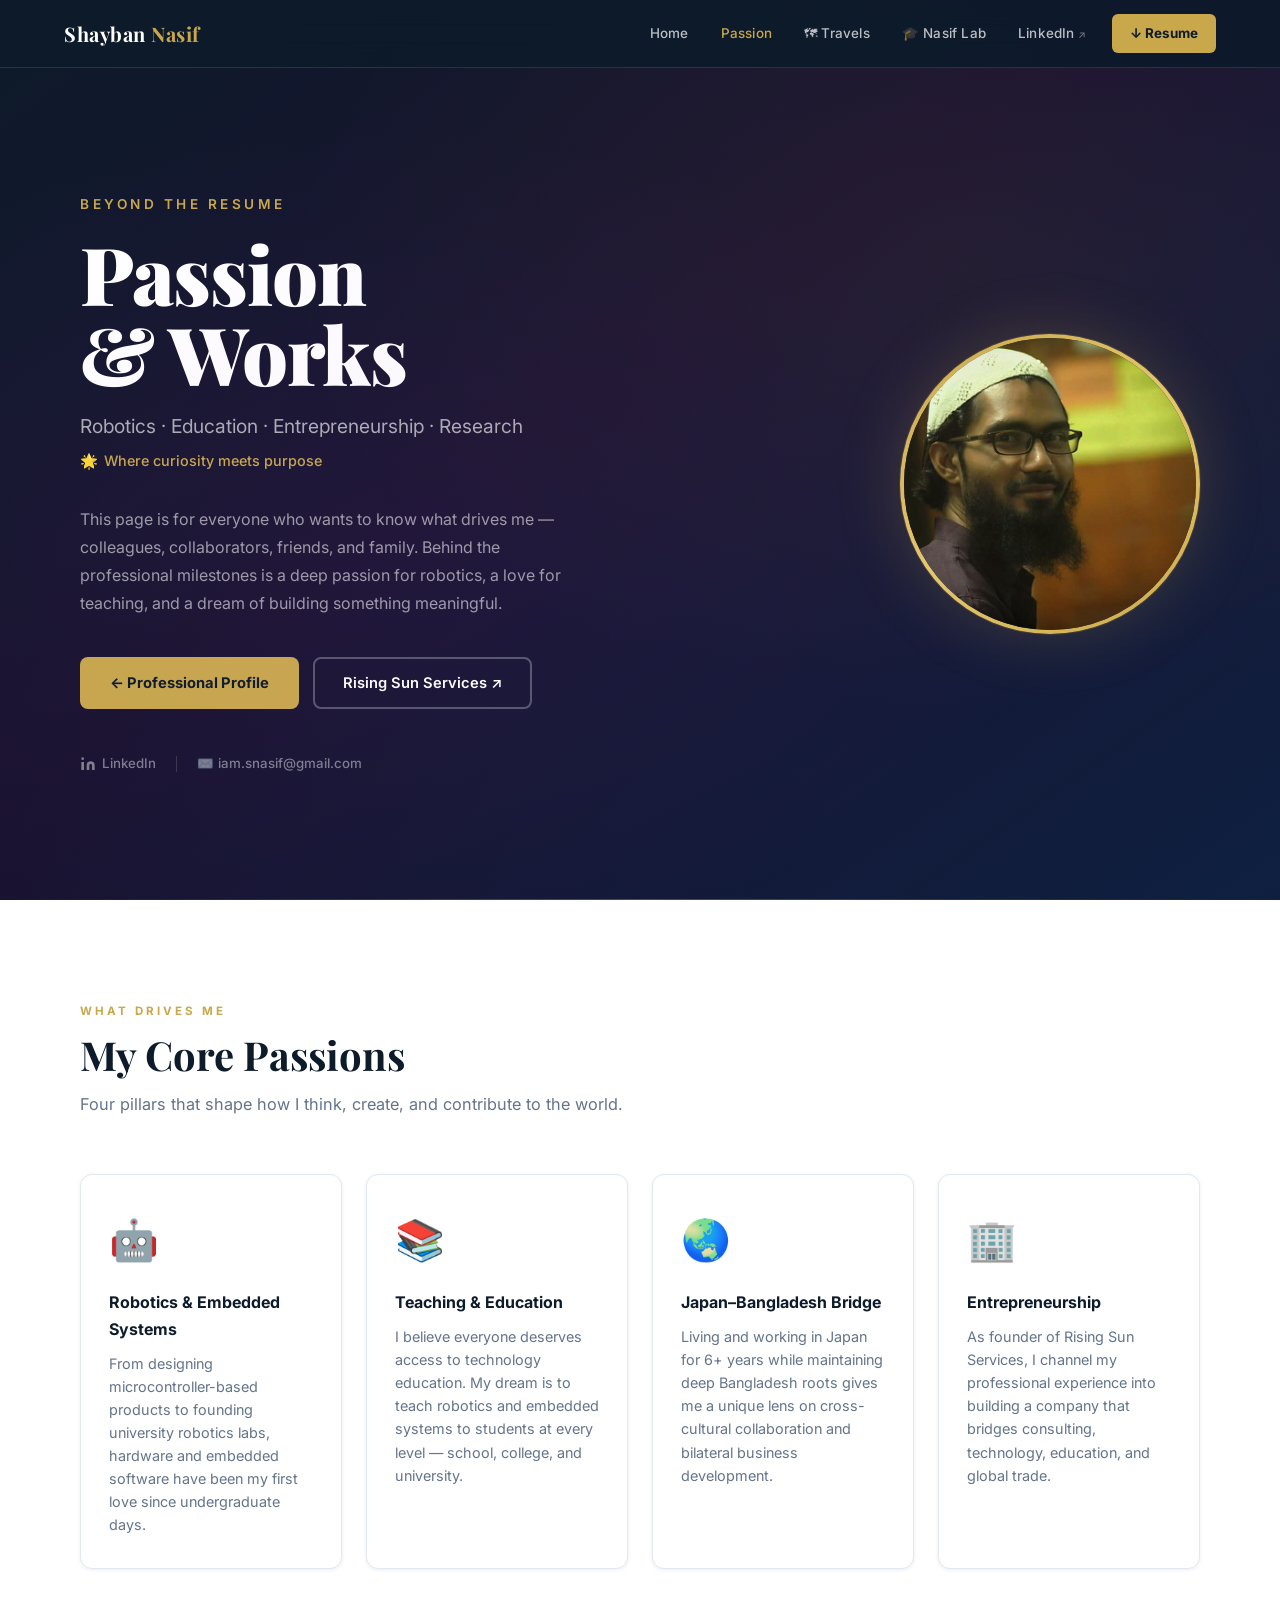
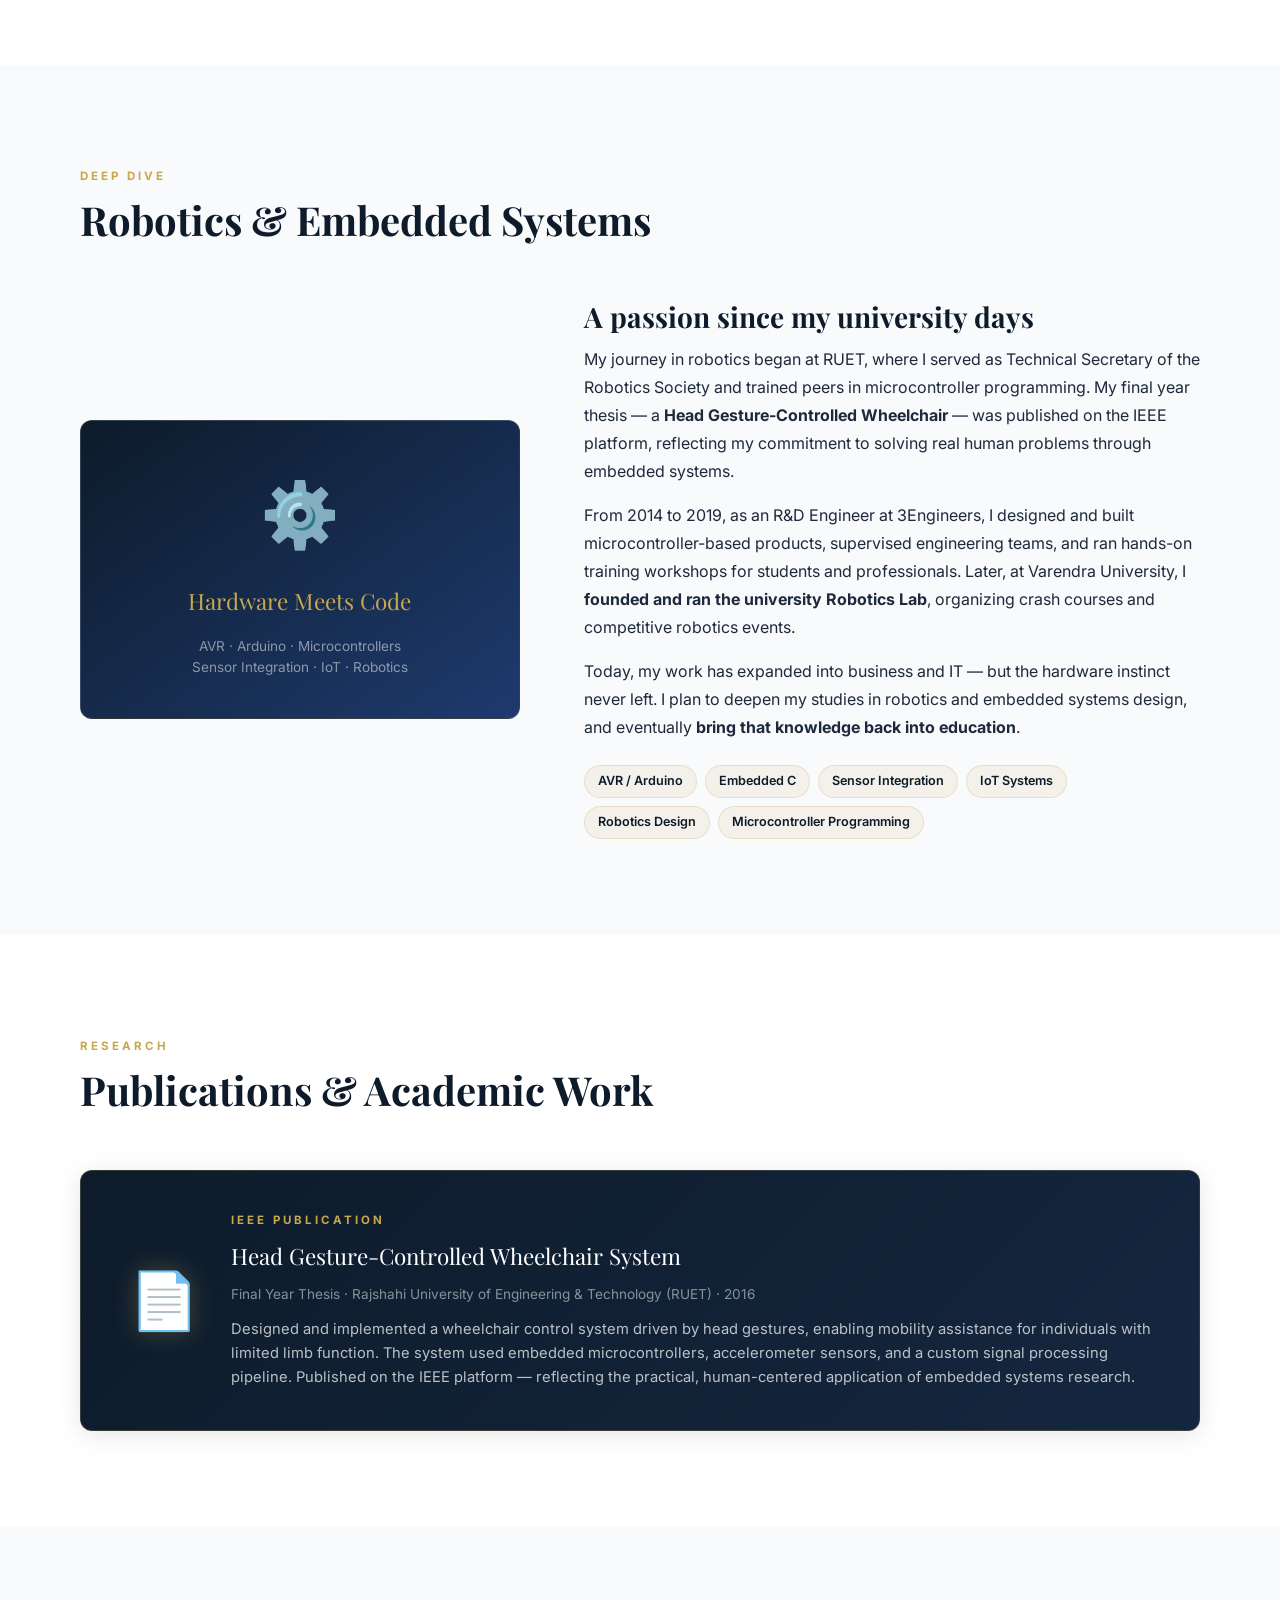
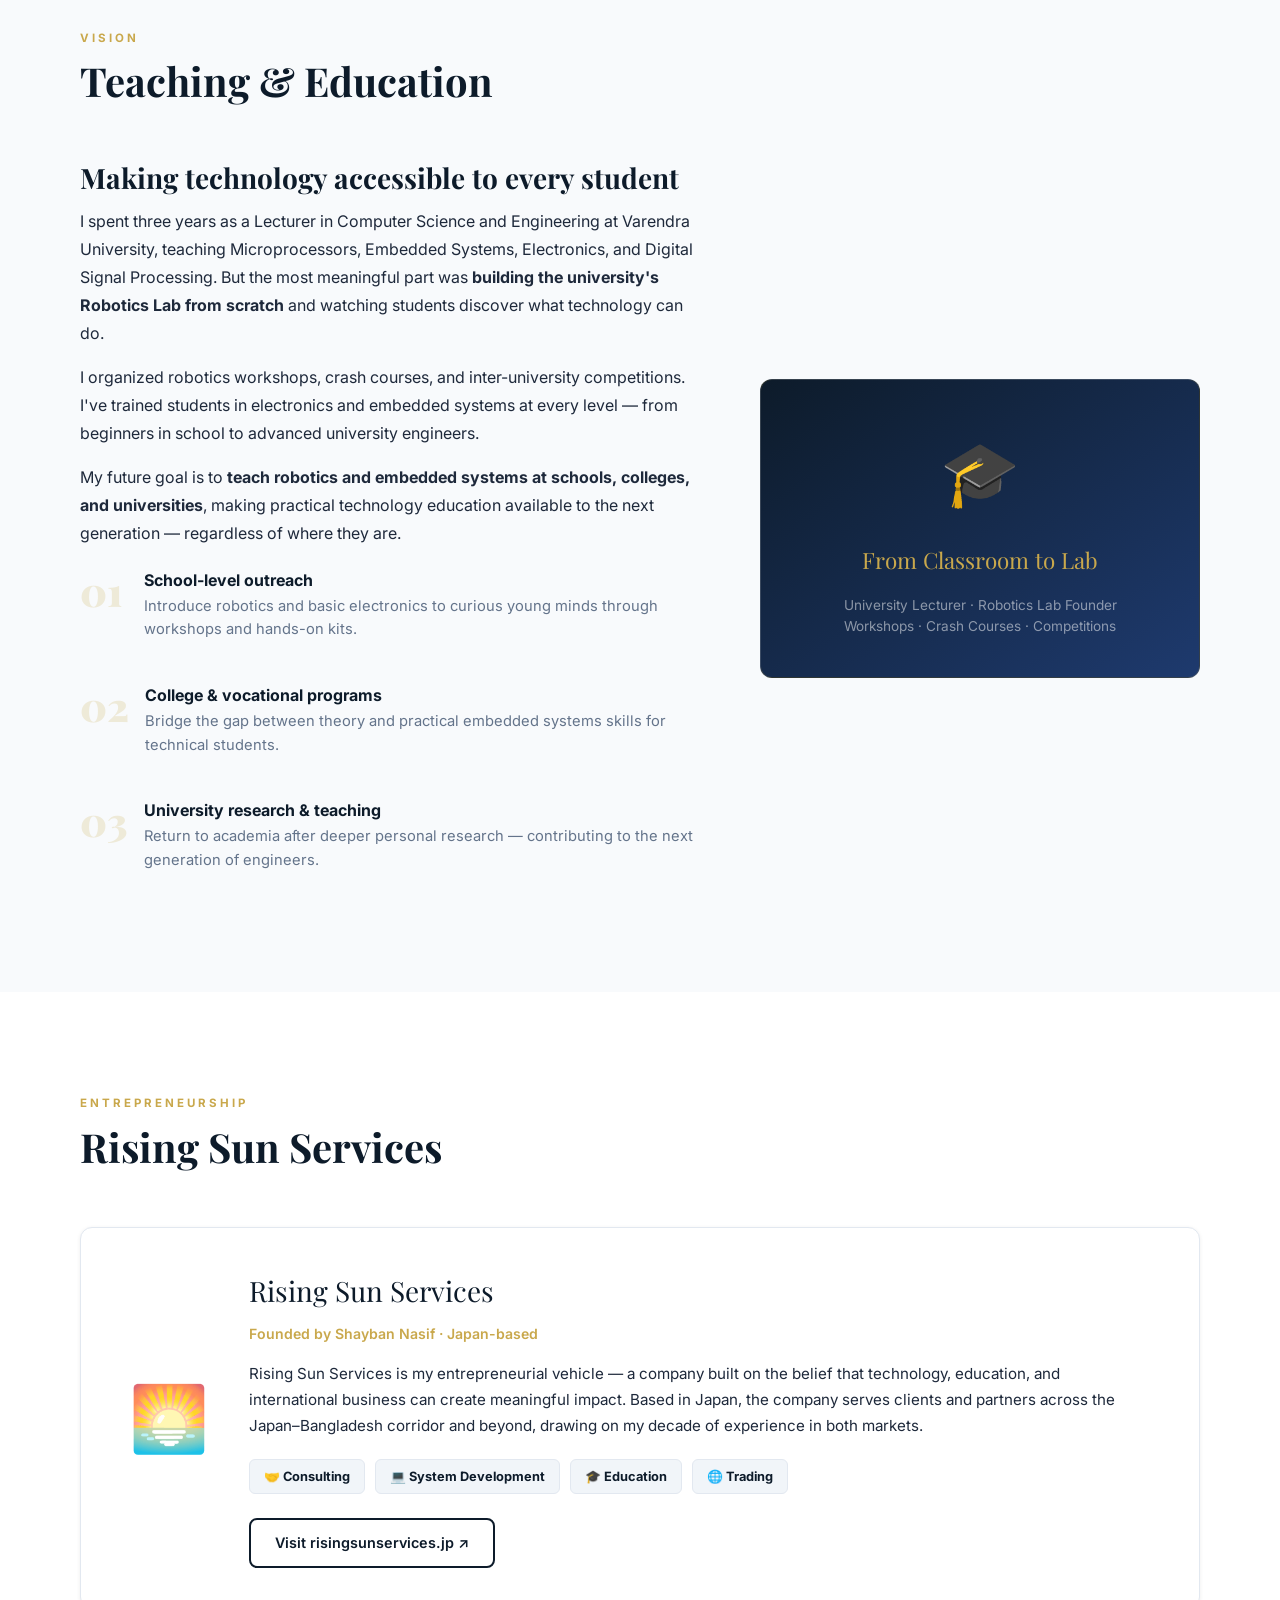
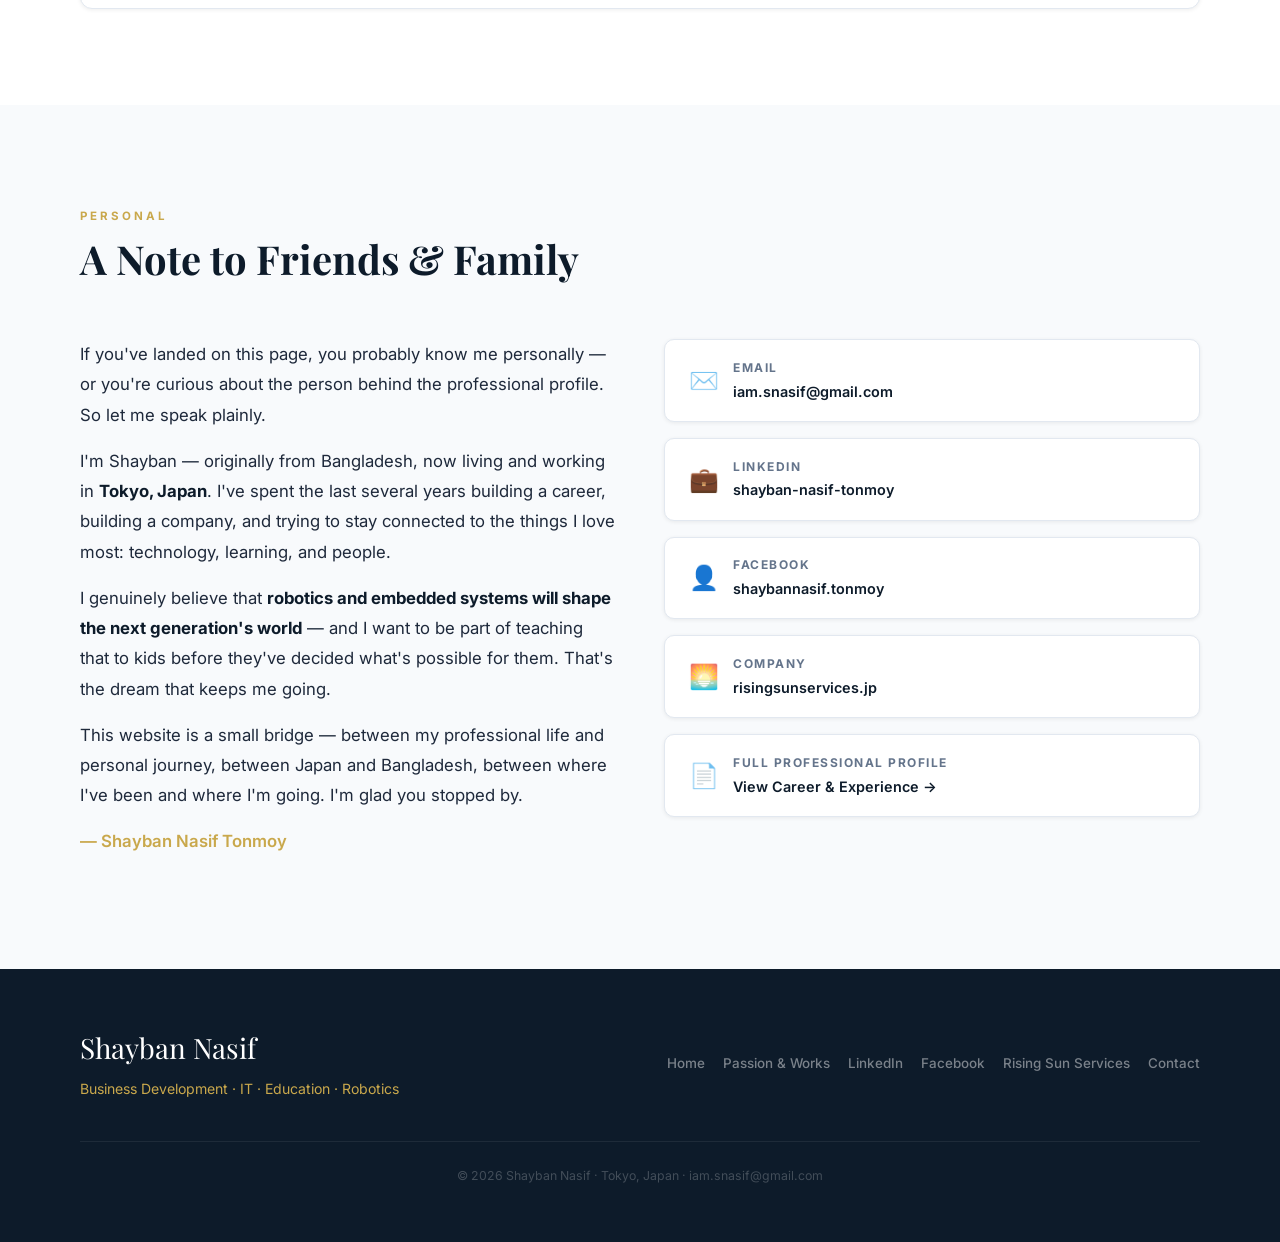
<file: passion.html>
<!DOCTYPE html>
<html lang="en">
<head>
  <meta charset="UTF-8">
  <meta name="viewport" content="width=device-width, initial-scale=1.0">
  <meta name="description" content="Shayban Nasif — Passion for Robotics, Education, and Entrepreneurship.">
  <title>Shayban Nasif — Passion &amp; Works</title>
  <link rel="stylesheet" href="css/styles.css">
  <style>
    /* ── Page-specific overrides ── */
    .hero-passion {
      background: linear-gradient(145deg, #0d1b2a 0%, #1a1230 45%, #0e2040 100%);
    }
    .hero-passion::before {
      background: radial-gradient(ellipse at 30% 60%, rgba(160,100,220,0.06) 0%, transparent 55%),
                  radial-gradient(ellipse at 75% 30%, rgba(201,168,76,0.07) 0%, transparent 50%);
    }

    /* ── Passion Cards ── */
    .passion-cards {
      display: grid;
      grid-template-columns: repeat(auto-fit, minmax(230px, 1fr));
      gap: 1.5rem;
    }
    .passion-card {
      background: var(--white);
      border-radius: var(--radius);
      padding: 2rem 1.75rem;
      border: 1px solid var(--border);
      box-shadow: var(--shadow-sm);
      transition: all var(--t);
      position: relative;
      overflow: hidden;
    }
    .passion-card::after {
      content: '';
      position: absolute;
      bottom: 0; left: 0; right: 0;
      height: 3px;
      background: linear-gradient(90deg, var(--gold), var(--gold-light));
      transform: scaleX(0);
      transition: transform var(--t);
    }
    .passion-card:hover {
      box-shadow: var(--shadow);
      transform: translateY(-5px);
    }
    .passion-card:hover::after { transform: scaleX(1); }

    .passion-icon { font-size: 2.5rem; margin-bottom: 1rem; }
    .passion-title {
      font-family: 'Inter', sans-serif;
      font-size: 1rem;
      font-weight: 700;
      color: var(--navy);
      margin-bottom: 0.6rem;
    }
    .passion-desc {
      font-size: 0.9rem;
      color: var(--text-muted);
      line-height: 1.6;
    }

    /* ── Deep-dive sections ── */
    .deep-section {
      display: grid;
      gap: 3rem;
    }

    .deep-block {
      display: grid;
      grid-template-columns: 1fr 1.4fr;
      gap: 4rem;
      align-items: center;
    }
    .deep-block.reverse { direction: rtl; }
    .deep-block.reverse > * { direction: ltr; }

    .deep-visual {
      border-radius: var(--radius);
      background: linear-gradient(145deg, var(--navy), var(--navy-light));
      padding: 2.5rem;
      border: 1px solid rgba(201,168,76,0.18);
      display: flex;
      flex-direction: column;
      align-items: center;
      justify-content: center;
      text-align: center;
      min-height: 260px;
      gap: 1rem;
    }
    .deep-visual-icon { font-size: 4rem; }
    .deep-visual-title {
      font-family: 'Playfair Display', Georgia, serif;
      font-size: 1.4rem;
      color: var(--gold);
    }
    .deep-visual-sub {
      font-size: 0.85rem;
      color: rgba(255,255,255,0.5);
      line-height: 1.55;
    }

    .deep-content h3 {
      font-family: 'Playfair Display', Georgia, serif;
      font-size: 1.75rem;
      color: var(--navy);
      margin-bottom: 0.75rem;
    }
    .deep-content p {
      font-size: 1rem;
      color: var(--text);
      line-height: 1.75;
      margin-bottom: 1rem;
    }
    .deep-content p:last-of-type { margin-bottom: 1.5rem; }

    .tag-list {
      display: flex;
      flex-wrap: wrap;
      gap: 8px;
    }
    .tag {
      font-size: 0.79rem;
      font-weight: 600;
      color: var(--navy);
      background: var(--gold-pale);
      border: 1px solid rgba(201,168,76,0.25);
      padding: 5px 13px;
      border-radius: 20px;
    }

    /* ── IEEE card ── */
    .ieee-card {
      background: linear-gradient(135deg, var(--navy) 0%, var(--navy-mid) 100%);
      border-radius: var(--radius);
      padding: 2.5rem 3rem;
      border: 1px solid rgba(201,168,76,0.22);
      display: grid;
      grid-template-columns: auto 1fr;
      gap: 2rem;
      align-items: center;
      box-shadow: var(--shadow);
    }
    .ieee-logo {
      font-size: 3.5rem;
      filter: drop-shadow(0 0 12px rgba(201,168,76,0.3));
    }
    .ieee-content {}
    .ieee-label {
      font-size: 0.72rem;
      font-weight: 700;
      letter-spacing: 3px;
      text-transform: uppercase;
      color: var(--gold);
      margin-bottom: 0.5rem;
    }
    .ieee-title {
      font-family: 'Playfair Display', Georgia, serif;
      font-size: 1.4rem;
      color: var(--white);
      margin-bottom: 0.5rem;
    }
    .ieee-meta {
      font-size: 0.85rem;
      color: rgba(255,255,255,0.5);
      margin-bottom: 0.75rem;
    }
    .ieee-desc {
      font-size: 0.92rem;
      color: rgba(255,255,255,0.72);
      line-height: 1.65;
    }

    /* ── Rising Sun card ── */
    .rss-card {
      background: var(--white);
      border-radius: var(--radius);
      padding: 2.5rem 3rem;
      border: 1px solid var(--border);
      display: grid;
      grid-template-columns: auto 1fr;
      gap: 2.5rem;
      align-items: center;
      box-shadow: var(--shadow-sm);
      transition: all var(--t);
    }
    .rss-card:hover { box-shadow: var(--shadow); }
    .rss-icon { font-size: 4rem; }
    .rss-content {}
    .rss-title {
      font-family: 'Playfair Display', Georgia, serif;
      font-size: 1.75rem;
      color: var(--navy);
      margin-bottom: 0.5rem;
    }
    .rss-tagline {
      font-size: 0.88rem;
      color: var(--gold);
      font-weight: 600;
      margin-bottom: 1rem;
    }
    .rss-desc {
      font-size: 0.95rem;
      color: var(--text);
      line-height: 1.7;
      margin-bottom: 1.25rem;
    }
    .rss-pillars {
      display: flex;
      gap: 10px;
      flex-wrap: wrap;
      margin-bottom: 1.5rem;
    }
    .rss-pillar {
      font-size: 0.8rem;
      font-weight: 700;
      color: var(--navy);
      background: var(--light-gray);
      padding: 6px 14px;
      border-radius: 6px;
      border: 1px solid var(--border);
    }

    /* ── Vision timeline ── */
    .vision-list {
      display: grid;
      gap: 1.25rem;
      max-width: 680px;
    }
    .vision-item {
      display: flex;
      gap: 1.5rem;
      align-items: flex-start;
    }
    .vision-num {
      font-family: 'Playfair Display', Georgia, serif;
      font-size: 2.5rem;
      font-weight: 900;
      color: rgba(201,168,76,0.2);
      line-height: 1;
      min-width: 2.5rem;
      text-align: right;
    }
    .vision-content h4 {
      font-family: 'Inter', sans-serif;
      font-size: 1rem;
      font-weight: 700;
      color: var(--navy);
      margin-bottom: 0.3rem;
    }
    .vision-content p {
      font-size: 0.92rem;
      color: var(--text-muted);
      line-height: 1.6;
    }

    /* ── Personal message ── */
    .personal-grid {
      display: grid;
      grid-template-columns: 1fr 1fr;
      gap: 3rem;
      align-items: start;
    }
    .personal-message {
      font-size: 1.05rem;
      color: var(--text);
      line-height: 1.8;
    }
    .personal-message p { margin-bottom: 1rem; }
    .personal-message strong { color: var(--navy); }

    .connect-links {
      display: flex;
      flex-direction: column;
      gap: 1rem;
    }
    .connect-item {
      display: flex;
      align-items: center;
      gap: 14px;
      padding: 1.1rem 1.5rem;
      background: var(--white);
      border-radius: 10px;
      border: 1px solid var(--border);
      box-shadow: var(--shadow-sm);
      transition: all var(--t);
    }
    .connect-item:hover {
      box-shadow: var(--shadow);
      border-color: rgba(201,168,76,0.3);
      transform: translateX(4px);
    }
    .connect-icon { font-size: 1.5rem; }
    .connect-info {}
    .connect-label { font-size: 0.75rem; font-weight: 700; color: var(--text-muted); text-transform: uppercase; letter-spacing: 1.5px; }
    .connect-value { font-size: 0.9rem; font-weight: 600; color: var(--navy); margin-top: 2px; }

    /* ── Responsive ── */
    @media (max-width: 900px) {
      .deep-block { grid-template-columns: 1fr; gap: 2rem; }
      .deep-block.reverse { direction: ltr; }
      .ieee-card { grid-template-columns: 1fr; text-align: center; gap: 1.25rem; }
      .rss-card { grid-template-columns: 1fr; text-align: center; gap: 1.25rem; }
      .personal-grid { grid-template-columns: 1fr; }
    }
    @media (max-width: 480px) {
      .ieee-card, .rss-card { padding: 1.75rem; }
    }
  </style>
</head>
<body>

<!-- ══════════════════ NAVIGATION ══════════════════ -->
<nav class="nav">
  <a href="index.html" class="nav-logo-text">Shayban <span>Nasif</span></a>

  <div class="nav-links">
    <a href="index.html"   class="nav-link">Home</a>
    <a href="passion.html" class="nav-link active">Passion</a>
    <a href="tourism.html" class="nav-link">🗺 Travels</a>
    <a href="learn.html"   class="nav-link">🎓 Nasif Lab</a>
    <a href="https://www.linkedin.com/in/shayban-nasif-tonmoy/" target="_blank" rel="noopener"
       class="nav-link ext">LinkedIn</a>
    <a href="../Resumes/Shayban_Nasif_Resume_2026.html" download class="nav-resume-btn">
      ↓ Resume
    </a>
  </div>

  <button class="hamburger" aria-label="Toggle menu">
    <span></span><span></span><span></span>
  </button>
</nav>


<!-- ══════════════════ HERO ══════════════════ -->
<section class="hero hero-passion">
  <div class="hero-grid">

    <div class="hero-copy">
      <p class="hero-eyebrow">Beyond the Resume</p>

      <h1 class="hero-name">Passion<br>&amp; Works</h1>

      <p class="hero-title">Robotics · Education · Entrepreneurship · Research</p>
      <p class="hero-location">
        <span>🌟</span> Where curiosity meets purpose
      </p>

      <p class="hero-summary">
        This page is for everyone who wants to know what drives me — colleagues, collaborators,
        friends, and family. Behind the professional milestones is a deep passion for robotics,
        a love for teaching, and a dream of building something meaningful.
      </p>

      <div class="hero-actions">
        <a href="index.html" class="btn-primary">
          ← Professional Profile
        </a>
        <a href="https://risingsunservices.jp/" target="_blank" rel="noopener" class="btn-secondary">
          Rising Sun Services ↗
        </a>
      </div>

      <div class="hero-social">
        <a href="https://www.linkedin.com/in/shayban-nasif-tonmoy/" target="_blank" rel="noopener"
           class="social-link">
          <svg width="16" height="16" viewBox="0 0 24 24" fill="currentColor">
            <path d="M16 8a6 6 0 0 1 6 6v7h-4v-7a2 2 0 0 0-2-2 2 2 0 0 0-2 2v7h-4v-7a6 6 0 0 1 6-6z"/>
            <rect x="2" y="9" width="4" height="12"/><circle cx="4" cy="4" r="2"/>
          </svg>
          LinkedIn
        </a>
        <span class="social-divider"></span>
        <a href="mailto:iam.snasif@gmail.com" class="social-link">
          ✉️ iam.snasif@gmail.com
        </a>
      </div>
    </div>

    <!-- Photo -->
    <div class="hero-photo">
      <div class="photo-ring">
        <div class="photo-inner">
          <img src="assets/profile.jpg" alt="Shayban Nasif">
          <div class="photo-initials" style="display:none;align-items:center;justify-content:center;">SN</div>
        </div>
      </div>
    </div>

  </div>
</section>


<!-- ══════════════════ PASSION OVERVIEW ══════════════════ -->
<section class="section section-alt" id="passions">
  <div class="section-inner">

    <div class="section-header fade-in">
      <p class="section-label">What Drives Me</p>
      <h2 class="section-title">My Core Passions</h2>
      <p class="section-subtitle">Four pillars that shape how I think, create, and contribute to the world.</p>
    </div>

    <div class="passion-cards">

      <div class="passion-card fade-in">
        <div class="passion-icon">🤖</div>
        <div class="passion-title">Robotics &amp; Embedded Systems</div>
        <div class="passion-desc">
          From designing microcontroller-based products to founding university robotics labs,
          hardware and embedded software have been my first love since undergraduate days.
        </div>
      </div>

      <div class="passion-card fade-in fade-in-delay-1">
        <div class="passion-icon">📚</div>
        <div class="passion-title">Teaching &amp; Education</div>
        <div class="passion-desc">
          I believe everyone deserves access to technology education. My dream is to teach
          robotics and embedded systems to students at every level — school, college, and university.
        </div>
      </div>

      <div class="passion-card fade-in fade-in-delay-2">
        <div class="passion-icon">🌏</div>
        <div class="passion-title">Japan–Bangladesh Bridge</div>
        <div class="passion-desc">
          Living and working in Japan for 6+ years while maintaining deep Bangladesh roots
          gives me a unique lens on cross-cultural collaboration and bilateral business development.
        </div>
      </div>

      <div class="passion-card fade-in fade-in-delay-3">
        <div class="passion-icon">🏢</div>
        <div class="passion-title">Entrepreneurship</div>
        <div class="passion-desc">
          As founder of Rising Sun Services, I channel my professional experience into
          building a company that bridges consulting, technology, education, and global trade.
        </div>
      </div>

    </div>
  </div>
</section>


<!-- ══════════════════ ROBOTICS DEEP DIVE ══════════════════ -->
<section class="section" id="robotics">
  <div class="section-inner">

    <div class="section-header fade-in">
      <p class="section-label">Deep Dive</p>
      <h2 class="section-title">Robotics &amp; Embedded Systems</h2>
    </div>

    <div class="deep-block">
      <div class="deep-visual fade-in">
        <div class="deep-visual-icon">⚙️</div>
        <div class="deep-visual-title">Hardware Meets Code</div>
        <div class="deep-visual-sub">
          AVR · Arduino · Microcontrollers<br>
          Sensor Integration · IoT · Robotics
        </div>
      </div>

      <div class="deep-content fade-in fade-in-delay-1">
        <h3>A passion since my university days</h3>
        <p>
          My journey in robotics began at RUET, where I served as Technical Secretary of the
          Robotics Society and trained peers in microcontroller programming. My final year thesis —
          a <strong>Head Gesture-Controlled Wheelchair</strong> — was published on the IEEE
          platform, reflecting my commitment to solving real human problems through embedded systems.
        </p>
        <p>
          From 2014 to 2019, as an R&amp;D Engineer at 3Engineers, I designed and built
          microcontroller-based products, supervised engineering teams, and ran hands-on
          training workshops for students and professionals. Later, at Varendra University,
          I <strong>founded and ran the university Robotics Lab</strong>, organizing crash
          courses and competitive robotics events.
        </p>
        <p>
          Today, my work has expanded into business and IT — but the hardware instinct never
          left. I plan to deepen my studies in robotics and embedded systems design, and
          eventually <strong>bring that knowledge back into education</strong>.
        </p>
        <div class="tag-list">
          <span class="tag">AVR / Arduino</span>
          <span class="tag">Embedded C</span>
          <span class="tag">Sensor Integration</span>
          <span class="tag">IoT Systems</span>
          <span class="tag">Robotics Design</span>
          <span class="tag">Microcontroller Programming</span>
        </div>
      </div>
    </div>

  </div>
</section>


<!-- ══════════════════ RESEARCH ══════════════════ -->
<section class="section section-alt" id="research">
  <div class="section-inner">

    <div class="section-header fade-in">
      <p class="section-label">Research</p>
      <h2 class="section-title">Publications &amp; Academic Work</h2>
    </div>

    <div class="ieee-card fade-in">
      <div class="ieee-logo">📄</div>
      <div class="ieee-content">
        <div class="ieee-label">IEEE Publication</div>
        <div class="ieee-title">Head Gesture-Controlled Wheelchair System</div>
        <div class="ieee-meta">Final Year Thesis · Rajshahi University of Engineering &amp; Technology (RUET) · 2016</div>
        <div class="ieee-desc">
          Designed and implemented a wheelchair control system driven by head gestures, enabling
          mobility assistance for individuals with limited limb function. The system used embedded
          microcontrollers, accelerometer sensors, and a custom signal processing pipeline.
          Published on the IEEE platform — reflecting the practical, human-centered application
          of embedded systems research.
        </div>
      </div>
    </div>

  </div>
</section>


<!-- ══════════════════ TEACHING VISION ══════════════════ -->
<section class="section" id="education">
  <div class="section-inner">

    <div class="section-header fade-in">
      <p class="section-label">Vision</p>
      <h2 class="section-title">Teaching &amp; Education</h2>
    </div>

    <div class="deep-block reverse">
      <div class="deep-visual fade-in">
        <div class="deep-visual-icon">🎓</div>
        <div class="deep-visual-title">From Classroom to Lab</div>
        <div class="deep-visual-sub">
          University Lecturer · Robotics Lab Founder<br>
          Workshops · Crash Courses · Competitions
        </div>
      </div>

      <div class="deep-content fade-in fade-in-delay-1">
        <h3>Making technology accessible to every student</h3>
        <p>
          I spent three years as a Lecturer in Computer Science and Engineering at Varendra
          University, teaching Microprocessors, Embedded Systems, Electronics, and Digital Signal
          Processing. But the most meaningful part was <strong>building the university's Robotics
          Lab from scratch</strong> and watching students discover what technology can do.
        </p>
        <p>
          I organized robotics workshops, crash courses, and inter-university competitions.
          I've trained students in electronics and embedded systems at every level — from
          beginners in school to advanced university engineers.
        </p>
        <p>
          My future goal is to <strong>teach robotics and embedded systems at schools, colleges,
          and universities</strong>, making practical technology education available to the next
          generation — regardless of where they are.
        </p>

        <div class="vision-list" style="margin-top: 1.5rem;">
          <div class="vision-item">
            <div class="vision-num">01</div>
            <div class="vision-content">
              <h4>School-level outreach</h4>
              <p>Introduce robotics and basic electronics to curious young minds through workshops and hands-on kits.</p>
            </div>
          </div>
          <div class="vision-item">
            <div class="vision-num">02</div>
            <div class="vision-content">
              <h4>College &amp; vocational programs</h4>
              <p>Bridge the gap between theory and practical embedded systems skills for technical students.</p>
            </div>
          </div>
          <div class="vision-item">
            <div class="vision-num">03</div>
            <div class="vision-content">
              <h4>University research &amp; teaching</h4>
              <p>Return to academia after deeper personal research — contributing to the next generation of engineers.</p>
            </div>
          </div>
        </div>
      </div>
    </div>

  </div>
</section>


<!-- ══════════════════ RISING SUN SERVICES ══════════════════ -->
<section class="section section-alt" id="rising-sun">
  <div class="section-inner">

    <div class="section-header fade-in">
      <p class="section-label">Entrepreneurship</p>
      <h2 class="section-title">Rising Sun Services</h2>
    </div>

    <div class="rss-card fade-in">
      <div class="rss-icon">🌅</div>
      <div class="rss-content">
        <div class="rss-title">Rising Sun Services</div>
        <div class="rss-tagline">Founded by Shayban Nasif · Japan-based</div>
        <div class="rss-desc">
          Rising Sun Services is my entrepreneurial vehicle — a company built on the belief that
          technology, education, and international business can create meaningful impact. Based in
          Japan, the company serves clients and partners across the Japan–Bangladesh corridor and
          beyond, drawing on my decade of experience in both markets.
        </div>
        <div class="rss-pillars">
          <span class="rss-pillar">🤝 Consulting</span>
          <span class="rss-pillar">💻 System Development</span>
          <span class="rss-pillar">🎓 Education</span>
          <span class="rss-pillar">🌐 Trading</span>
        </div>
        <a href="https://risingsunservices.jp/" target="_blank" rel="noopener" class="btn-outline-navy">
          Visit risingsunservices.jp ↗
        </a>
      </div>
    </div>

  </div>
</section>


<!-- ══════════════════ PERSONAL / CONNECT ══════════════════ -->
<section class="section" id="connect">
  <div class="section-inner">

    <div class="section-header fade-in">
      <p class="section-label">Personal</p>
      <h2 class="section-title">A Note to Friends &amp; Family</h2>
    </div>

    <div class="personal-grid">

      <div class="personal-message fade-in">
        <p>
          If you've landed on this page, you probably know me personally — or you're curious
          about the person behind the professional profile. So let me speak plainly.
        </p>
        <p>
          I'm Shayban — originally from Bangladesh, now living and working in <strong>Tokyo,
          Japan</strong>. I've spent the last several years building a career, building a company,
          and trying to stay connected to the things I love most: technology, learning, and people.
        </p>
        <p>
          I genuinely believe that <strong>robotics and embedded systems will shape the next
          generation's world</strong> — and I want to be part of teaching that to kids before
          they've decided what's possible for them. That's the dream that keeps me going.
        </p>
        <p>
          This website is a small bridge — between my professional life and personal journey,
          between Japan and Bangladesh, between where I've been and where I'm going. I'm glad
          you stopped by.
        </p>
        <p style="color: var(--gold); font-weight: 600;">
          — Shayban Nasif Tonmoy
        </p>
      </div>

      <div class="connect-links fade-in fade-in-delay-1">
        <a href="mailto:iam.snasif@gmail.com" class="connect-item">
          <div class="connect-icon">✉️</div>
          <div class="connect-info">
            <div class="connect-label">Email</div>
            <div class="connect-value">iam.snasif@gmail.com</div>
          </div>
        </a>
        <a href="https://www.linkedin.com/in/shayban-nasif-tonmoy/" target="_blank" rel="noopener"
           class="connect-item">
          <div class="connect-icon">💼</div>
          <div class="connect-info">
            <div class="connect-label">LinkedIn</div>
            <div class="connect-value">shayban-nasif-tonmoy</div>
          </div>
        </a>
        <a href="https://www.facebook.com/shaybannasif.tonmoy/" target="_blank" rel="noopener"
           class="connect-item">
          <div class="connect-icon">👤</div>
          <div class="connect-info">
            <div class="connect-label">Facebook</div>
            <div class="connect-value">shaybannasif.tonmoy</div>
          </div>
        </a>
        <a href="https://risingsunservices.jp/" target="_blank" rel="noopener"
           class="connect-item">
          <div class="connect-icon">🌅</div>
          <div class="connect-info">
            <div class="connect-label">Company</div>
            <div class="connect-value">risingsunservices.jp</div>
          </div>
        </a>
        <a href="index.html" class="connect-item">
          <div class="connect-icon">📄</div>
          <div class="connect-info">
            <div class="connect-label">Full Professional Profile</div>
            <div class="connect-value">View Career &amp; Experience →</div>
          </div>
        </a>
      </div>

    </div>
  </div>
</section>


<!-- ══════════════════ FOOTER ══════════════════ -->
<footer class="footer">
  <div class="footer-inner">
    <div>
      <div class="footer-name">Shayban Nasif</div>
      <div class="footer-tagline">Business Development · IT · Education · Robotics</div>
    </div>
    <div class="footer-links">
      <a href="index.html"   class="footer-link">Home</a>
      <a href="passion.html" class="footer-link">Passion &amp; Works</a>
      <a href="https://www.linkedin.com/in/shayban-nasif-tonmoy/" target="_blank" rel="noopener"
         class="footer-link">LinkedIn</a>
      <a href="https://www.facebook.com/shaybannasif.tonmoy/" target="_blank" rel="noopener"
         class="footer-link">Facebook</a>
      <a href="https://risingsunservices.jp/" target="_blank" rel="noopener"
         class="footer-link">Rising Sun Services</a>
      <a href="mailto:iam.snasif@gmail.com" class="footer-link">Contact</a>
    </div>
    <div class="footer-copy">
      © 2026 Shayban Nasif · Tokyo, Japan · iam.snasif@gmail.com
    </div>
  </div>
</footer>

<script src="js/main.js"></script>
</body>
</html>
</file>
<file: css/styles.css>
/* ============================================================
   SHAYBAN NASIF — Personal Website · Shared Stylesheet
   ============================================================ */

@import url('https://fonts.googleapis.com/css2?family=Inter:wght@300;400;500;600;700;800&family=Playfair+Display:ital,wght@0,700;0,900;1,700&display=swap');

/* ─── Design Tokens ─── */
:root {
  --navy:        #0d1b2a;
  --navy-mid:    #152740;
  --navy-light:  #1e3a6e;
  --gold:        #c9a84c;
  --gold-light:  #e8c96a;
  --gold-pale:   rgba(201, 168, 76, 0.10);
  --white:       #ffffff;
  --off-white:   #f8fafc;
  --light-gray:  #f1f5f9;
  --border:      #e2e8f0;
  --text:        #1e293b;
  --text-muted:  #64748b;
  --shadow-sm:   0 1px 4px rgba(0,0,0,0.07);
  --shadow:      0 4px 24px rgba(0,0,0,0.10);
  --shadow-lg:   0 12px 48px rgba(0,0,0,0.16);
  --radius:      12px;
  --t:           0.3s ease;
}

/* ─── Reset ─── */
*, *::before, *::after { margin: 0; padding: 0; box-sizing: border-box; }
html { scroll-behavior: smooth; font-size: 16px; }
a    { color: inherit; text-decoration: none; }
img  { max-width: 100%; display: block; }
ul   { list-style: none; }
body {
  font-family: 'Inter', -apple-system, BlinkMacSystemFont, 'Segoe UI', sans-serif;
  color: var(--text);
  background: var(--off-white);
  line-height: 1.65;
  -webkit-font-smoothing: antialiased;
}

/* ─── Typography helpers ─── */
h1, h2, h3, h4 {
  font-family: 'Playfair Display', Georgia, serif;
  line-height: 1.2;
}

.section-label {
  display: inline-block;
  font-size: 0.72rem;
  font-weight: 700;
  letter-spacing: 3px;
  text-transform: uppercase;
  color: var(--gold);
  margin-bottom: 0.6rem;
}

.section-title {
  font-size: clamp(1.75rem, 4vw, 2.5rem);
  color: var(--navy);
  margin-bottom: 0.75rem;
}

.section-subtitle {
  font-size: 1.02rem;
  color: var(--text-muted);
  max-width: 580px;
  line-height: 1.7;
}

/* ─── Navigation ─── */
.nav {
  position: fixed;
  top: 0; left: 0; right: 0;
  z-index: 1000;
  height: 68px;
  display: flex;
  align-items: center;
  justify-content: space-between;
  padding: 0 5%;
  background: rgba(13, 27, 42, 0.96);
  backdrop-filter: blur(14px);
  -webkit-backdrop-filter: blur(14px);
  border-bottom: 1px solid rgba(201, 168, 76, 0.18);
  transition: background var(--t);
}

.nav-logo-text {
  font-family: 'Playfair Display', Georgia, serif;
  font-size: 1.25rem;
  font-weight: 700;
  color: var(--white);
  letter-spacing: 0.5px;
}
.nav-logo-text span { color: var(--gold); }

.nav-links {
  display: flex;
  align-items: center;
  gap: 4px;
}

.nav-link {
  font-size: 0.84rem;
  font-weight: 500;
  color: rgba(255,255,255,0.72);
  padding: 7px 14px;
  border-radius: 6px;
  transition: all var(--t);
  letter-spacing: 0.2px;
}
.nav-link:hover { color: var(--white); background: rgba(201,168,76,0.12); }
.nav-link.active { color: var(--gold); }
.nav-link.ext::after { content: ' ↗'; font-size: 0.75em; opacity: 0.55; }

.nav-resume-btn {
  display: inline-flex;
  align-items: center;
  gap: 6px;
  background: var(--gold);
  color: var(--navy);
  font-size: 0.84rem;
  font-weight: 700;
  padding: 8px 18px;
  border-radius: 6px;
  margin-left: 8px;
  transition: all var(--t);
}
.nav-resume-btn:hover {
  background: var(--gold-light);
  transform: translateY(-1px);
  box-shadow: 0 4px 16px rgba(201,168,76,0.3);
}

.hamburger {
  display: none;
  flex-direction: column;
  gap: 5px;
  cursor: pointer;
  padding: 5px;
  z-index: 10;
}
.hamburger span {
  display: block;
  width: 24px;
  height: 2px;
  background: var(--white);
  transition: all var(--t);
  transform-origin: center;
}
.hamburger.active span:nth-child(1) { transform: translateY(7px) rotate(45deg); }
.hamburger.active span:nth-child(2) { opacity: 0; }
.hamburger.active span:nth-child(3) { transform: translateY(-7px) rotate(-45deg); }

/* ─── Section scaffold ─── */
.section { padding: 6rem 5%; }
.section-alt { background: var(--white); }
.section-inner { max-width: 1120px; margin: 0 auto; }
.section-header { margin-bottom: 3.5rem; }

/* ─── Buttons ─── */
.btn-primary {
  display: inline-flex;
  align-items: center;
  gap: 8px;
  background: var(--gold);
  color: var(--navy);
  font-weight: 700;
  font-size: 0.92rem;
  padding: 14px 30px;
  border-radius: 8px;
  transition: all var(--t);
}
.btn-primary:hover {
  background: var(--gold-light);
  transform: translateY(-2px);
  box-shadow: 0 8px 28px rgba(201,168,76,0.35);
}

.btn-secondary {
  display: inline-flex;
  align-items: center;
  gap: 8px;
  border: 2px solid rgba(255,255,255,0.28);
  color: var(--white);
  font-weight: 600;
  font-size: 0.92rem;
  padding: 12px 28px;
  border-radius: 8px;
  transition: all var(--t);
}
.btn-secondary:hover {
  border-color: var(--gold);
  color: var(--gold);
  transform: translateY(-2px);
}

.btn-outline-navy {
  display: inline-flex;
  align-items: center;
  gap: 8px;
  border: 2px solid var(--navy);
  color: var(--navy);
  font-weight: 600;
  font-size: 0.9rem;
  padding: 11px 24px;
  border-radius: 8px;
  transition: all var(--t);
}
.btn-outline-navy:hover {
  background: var(--navy);
  color: var(--white);
  transform: translateY(-2px);
}

/* ─── Hero ─── */
.hero {
  min-height: 100vh;
  background: linear-gradient(135deg, #0d1b2a 0%, #152740 55%, #0e2244 100%);
  display: flex;
  align-items: center;
  padding: 0 5%;
  padding-top: 68px;
  position: relative;
  overflow: hidden;
}
.hero::before {
  content: '';
  position: absolute;
  inset: 0;
  background: radial-gradient(ellipse at 72% 48%, rgba(201,168,76,0.07) 0%, transparent 62%);
  pointer-events: none;
}
.hero::after {
  content: '';
  position: absolute;
  bottom: 0; left: 0; right: 0;
  height: 1px;
  background: linear-gradient(90deg, transparent, rgba(201,168,76,0.35), transparent);
}

.hero-grid {
  display: grid;
  grid-template-columns: 1fr auto;
  gap: 5rem;
  align-items: center;
  max-width: 1120px;
  margin: 0 auto;
  width: 100%;
  padding: 5rem 0;
}

.hero-eyebrow {
  font-size: 0.85rem;
  font-weight: 600;
  letter-spacing: 3.5px;
  text-transform: uppercase;
  color: var(--gold);
  margin-bottom: 1.1rem;
}

.hero-name {
  font-family: 'Playfair Display', Georgia, serif;
  font-size: clamp(2.8rem, 6.5vw, 5rem);
  font-weight: 900;
  color: var(--white);
  line-height: 1.0;
  margin-bottom: 1.1rem;
  letter-spacing: -1px;
}

.hero-title {
  font-size: clamp(1rem, 2.5vw, 1.2rem);
  color: rgba(255,255,255,0.65);
  font-weight: 400;
  margin-bottom: 0.4rem;
}

.hero-location {
  display: flex;
  align-items: center;
  gap: 6px;
  font-size: 0.9rem;
  color: var(--gold);
  margin-bottom: 2rem;
  font-weight: 500;
}

.hero-summary {
  font-size: 1rem;
  color: rgba(255,255,255,0.58);
  max-width: 500px;
  line-height: 1.75;
  margin-bottom: 2.5rem;
}

.hero-actions {
  display: flex;
  gap: 14px;
  flex-wrap: wrap;
  margin-bottom: 2.75rem;
}

.hero-social {
  display: flex;
  gap: 20px;
  align-items: center;
}
.social-link {
  display: flex;
  align-items: center;
  gap: 6px;
  font-size: 0.83rem;
  color: rgba(255,255,255,0.45);
  transition: color var(--t);
  font-weight: 500;
}
.social-link:hover { color: var(--gold); }
.social-divider {
  width: 1px;
  height: 16px;
  background: rgba(255,255,255,0.15);
}

/* ─── Profile Photo ─── */
.hero-photo { flex-shrink: 0; }

.photo-ring {
  width: 300px;
  height: 300px;
  border-radius: 50%;
  padding: 4px;
  background: linear-gradient(145deg, var(--gold), var(--gold-light), var(--gold));
  box-shadow: 0 0 64px rgba(201,168,76,0.22), 0 0 0 1px rgba(201,168,76,0.15);
  animation: float 6s ease-in-out infinite;
}

@keyframes float {
  0%, 100% { transform: translateY(0); }
  50%       { transform: translateY(-10px); }
}

.photo-inner {
  width: 100%;
  height: 100%;
  border-radius: 50%;
  overflow: hidden;
  background: linear-gradient(145deg, var(--navy-mid), var(--navy-light));
  display: flex;
  align-items: center;
  justify-content: center;
}
.photo-inner img {
  width: 100%;
  height: 100%;
  object-fit: cover;
  object-position: top center;
}
.photo-initials {
  font-family: 'Playfair Display', Georgia, serif;
  font-size: 4.5rem;
  font-weight: 900;
  color: var(--gold);
  letter-spacing: 6px;
}

.scroll-hint {
  position: absolute;
  bottom: 2rem;
  left: 50%;
  transform: translateX(-50%);
  display: flex;
  flex-direction: column;
  align-items: center;
  gap: 8px;
  color: rgba(255,255,255,0.3);
  font-size: 0.72rem;
  letter-spacing: 2px;
  text-transform: uppercase;
}
.scroll-hint-arrow {
  width: 20px;
  height: 20px;
  border-right: 2px solid rgba(201,168,76,0.5);
  border-bottom: 2px solid rgba(201,168,76,0.5);
  transform: rotate(45deg);
  animation: bounce 2s infinite;
}
@keyframes bounce {
  0%, 100% { transform: rotate(45deg) translateY(0); }
  50%       { transform: rotate(45deg) translateY(5px); }
}

/* ─── Summary Section ─── */
.summary-grid {
  display: grid;
  grid-template-columns: 3fr 2fr;
  gap: 4rem;
  align-items: center;
}
.summary-text p {
  color: var(--text);
  font-size: 1.05rem;
  line-height: 1.8;
  margin-bottom: 1.1rem;
}
.stats-grid {
  display: grid;
  grid-template-columns: 1fr 1fr;
  gap: 1.25rem;
}
.stat-card {
  background: linear-gradient(145deg, var(--navy), var(--navy-mid));
  border-radius: var(--radius);
  padding: 1.5rem;
  text-align: center;
  border: 1px solid rgba(201,168,76,0.18);
  box-shadow: var(--shadow-sm);
}
.stat-number {
  font-family: 'Playfair Display', Georgia, serif;
  font-size: 2.6rem;
  font-weight: 900;
  color: var(--gold);
  display: block;
  line-height: 1;
}
.stat-label {
  font-size: 0.73rem;
  color: rgba(255,255,255,0.55);
  text-transform: uppercase;
  letter-spacing: 1.8px;
  margin-top: 0.4rem;
}

/* ─── Experience Timeline ─── */
.timeline {
  position: relative;
  padding-left: 2rem;
}
.timeline::before {
  content: '';
  position: absolute;
  left: 0; top: 0.4rem; bottom: 0;
  width: 2px;
  background: linear-gradient(to bottom, var(--gold) 0%, rgba(201,168,76,0.08) 100%);
  border-radius: 2px;
}
.timeline-item {
  position: relative;
  padding-left: 2.25rem;
  padding-bottom: 2.25rem;
}
.timeline-item:last-child { padding-bottom: 0; }

.timeline-dot {
  position: absolute;
  left: calc(-2rem + -0.35rem);
  top: 0.42rem;
  width: 14px;
  height: 14px;
  border-radius: 50%;
  background: var(--gold);
  border: 3px solid var(--off-white);
  box-shadow: 0 0 0 2px var(--gold);
  transition: transform var(--t), box-shadow var(--t);
}
.timeline-card:hover ~ .timeline-dot,
.timeline-item:hover .timeline-dot {
  transform: scale(1.35);
  box-shadow: 0 0 0 3px var(--gold), 0 0 12px rgba(201,168,76,0.4);
}

.timeline-card {
  background: var(--white);
  border-radius: var(--radius);
  padding: 1.5rem 1.75rem;
  border: 1px solid var(--border);
  box-shadow: var(--shadow-sm);
  transition: all var(--t);
}
.timeline-card:hover {
  box-shadow: var(--shadow);
  transform: translateX(5px);
  border-left: 3px solid var(--gold);
}

.timeline-header {
  display: flex;
  justify-content: space-between;
  align-items: flex-start;
  flex-wrap: wrap;
  gap: 0.5rem;
  margin-bottom: 0.25rem;
}
.timeline-title {
  font-family: 'Inter', sans-serif;
  font-size: 1rem;
  font-weight: 700;
  color: var(--text);
}
.timeline-date {
  font-size: 0.78rem;
  color: var(--gold);
  font-weight: 600;
  background: var(--gold-pale);
  padding: 3px 11px;
  border-radius: 20px;
  white-space: nowrap;
  border: 1px solid rgba(201,168,76,0.2);
}
.timeline-company {
  font-size: 0.88rem;
  color: var(--text-muted);
  margin-bottom: 0.8rem;
  font-style: italic;
}
.timeline-bullets { padding-left: 1.1rem; }
.timeline-bullets li {
  list-style: disc;
  font-size: 0.9rem;
  color: var(--text);
  margin-bottom: 0.3rem;
  line-height: 1.55;
}

/* ─── Skills ─── */
.skills-categories {
  display: grid;
  grid-template-columns: repeat(auto-fit, minmax(270px, 1fr));
  gap: 1.4rem;
}
.skill-category {
  background: var(--white);
  border-radius: var(--radius);
  padding: 1.75rem;
  border: 1px solid var(--border);
  box-shadow: var(--shadow-sm);
  transition: all var(--t);
}
.skill-category:hover {
  box-shadow: var(--shadow);
  border-color: rgba(201,168,76,0.3);
  transform: translateY(-3px);
}
.skill-cat-title {
  font-family: 'Inter', sans-serif;
  font-size: 0.78rem;
  font-weight: 700;
  color: var(--navy);
  letter-spacing: 2px;
  text-transform: uppercase;
  border-bottom: 2px solid var(--gold);
  padding-bottom: 0.7rem;
  margin-bottom: 1.1rem;
  display: inline-block;
}
.skill-tags {
  display: flex;
  flex-wrap: wrap;
  gap: 7px;
}
.skill-tag {
  font-size: 0.79rem;
  color: var(--text);
  background: var(--light-gray);
  padding: 5px 13px;
  border-radius: 20px;
  border: 1px solid var(--border);
  transition: all var(--t);
  font-weight: 500;
}
.skill-tag:hover {
  background: var(--gold-pale);
  border-color: rgba(201,168,76,0.4);
  color: var(--navy);
}

/* ─── Education ─── */
.edu-grid {
  display: grid;
  grid-template-columns: repeat(auto-fit, minmax(300px, 1fr));
  gap: 1.5rem;
}
.edu-card {
  background: var(--white);
  border-radius: var(--radius);
  padding: 2rem;
  border: 1px solid var(--border);
  border-top: 4px solid var(--gold);
  box-shadow: var(--shadow-sm);
  transition: all var(--t);
}
.edu-card:hover { box-shadow: var(--shadow); transform: translateY(-3px); }
.edu-icon { font-size: 2rem; margin-bottom: 0.75rem; }
.edu-degree {
  font-family: 'Inter', sans-serif;
  font-size: 1rem;
  font-weight: 700;
  color: var(--text);
  margin-bottom: 0.35rem;
}
.edu-school {
  font-size: 0.88rem;
  color: var(--gold);
  margin-bottom: 0.6rem;
  font-weight: 600;
}
.edu-detail {
  font-size: 0.85rem;
  color: var(--text-muted);
  line-height: 1.55;
}
.edu-badge {
  display: inline-block;
  margin-top: 0.75rem;
  font-size: 0.73rem;
  font-weight: 700;
  letter-spacing: 1.5px;
  text-transform: uppercase;
  color: var(--gold);
  background: var(--gold-pale);
  padding: 3px 10px;
  border-radius: 4px;
  border: 1px solid rgba(201,168,76,0.25);
}

/* ─── Certifications ─── */
.cert-list {
  display: grid;
  grid-template-columns: repeat(auto-fit, minmax(240px, 1fr));
  gap: 1rem;
}
.cert-item {
  display: flex;
  align-items: flex-start;
  gap: 12px;
  background: var(--white);
  padding: 1.1rem 1.25rem;
  border-radius: 10px;
  border: 1px solid var(--border);
  box-shadow: var(--shadow-sm);
  transition: all var(--t);
}
.cert-item:hover {
  box-shadow: var(--shadow);
  border-color: rgba(201,168,76,0.3);
  transform: translateY(-2px);
}
.cert-icon { font-size: 1.3rem; flex-shrink: 0; margin-top: 2px; }
.cert-name { font-size: 0.9rem; font-weight: 600; color: var(--text); }
.cert-source { font-size: 0.77rem; color: var(--text-muted); margin-top: 2px; }

/* ─── Languages ─── */
.lang-grid {
  display: flex;
  gap: 1.5rem;
  flex-wrap: wrap;
}
.lang-card {
  flex: 1;
  min-width: 150px;
  background: linear-gradient(145deg, var(--navy), var(--navy-mid));
  border-radius: var(--radius);
  padding: 1.75rem 2rem;
  text-align: center;
  border: 1px solid rgba(201,168,76,0.18);
  box-shadow: var(--shadow-sm);
  transition: all var(--t);
}
.lang-card:hover {
  transform: translateY(-4px);
  box-shadow: var(--shadow);
  border-color: rgba(201,168,76,0.4);
}
.lang-flag { font-size: 2rem; margin-bottom: 0.5rem; }
.lang-name {
  font-family: 'Playfair Display', Georgia, serif;
  font-size: 1.4rem;
  color: var(--gold);
  margin-bottom: 0.3rem;
}
.lang-level {
  font-size: 0.75rem;
  color: rgba(255,255,255,0.55);
  text-transform: uppercase;
  letter-spacing: 1.8px;
  font-weight: 500;
}

/* ─── Volunteer ─── */
.vol-grid {
  display: grid;
  grid-template-columns: repeat(auto-fit, minmax(260px, 1fr));
  gap: 1rem;
}
.vol-item {
  display: flex;
  gap: 14px;
  align-items: flex-start;
  padding: 1.1rem 1.25rem;
  background: var(--white);
  border-radius: 10px;
  border: 1px solid var(--border);
  box-shadow: var(--shadow-sm);
  transition: all var(--t);
}
.vol-item:hover { box-shadow: var(--shadow); border-color: rgba(201,168,76,0.25); }
.vol-dot {
  width: 8px; height: 8px;
  border-radius: 50%;
  background: var(--gold);
  flex-shrink: 0;
  margin-top: 6px;
}
.vol-text { font-size: 0.9rem; color: var(--text); line-height: 1.55; }
.vol-year { font-size: 0.77rem; color: var(--text-muted); margin-top: 2px; }

/* ─── Footer ─── */
.footer {
  background: var(--navy);
  padding: 3.5rem 5%;
}
.footer-inner {
  max-width: 1120px;
  margin: 0 auto;
  display: grid;
  grid-template-columns: 1fr auto;
  gap: 2rem;
  align-items: center;
}
.footer-name {
  font-family: 'Playfair Display', Georgia, serif;
  font-size: 1.75rem;
  color: var(--white);
  margin-bottom: 0.4rem;
}
.footer-tagline { font-size: 0.88rem; color: var(--gold); }
.footer-links {
  display: flex;
  gap: 18px;
  flex-wrap: wrap;
  justify-content: flex-end;
}
.footer-link {
  font-size: 0.84rem;
  color: rgba(255,255,255,0.45);
  transition: color var(--t);
  font-weight: 500;
}
.footer-link:hover { color: var(--gold); }
.footer-copy {
  grid-column: 1 / -1;
  font-size: 0.77rem;
  color: rgba(255,255,255,0.22);
  border-top: 1px solid rgba(255,255,255,0.07);
  padding-top: 1.5rem;
  margin-top: 0.5rem;
  text-align: center;
}

/* ─── Scroll animations ─── */
.fade-in {
  opacity: 0;
  transform: translateY(28px);
  transition: opacity 0.7s ease, transform 0.7s ease;
}
.fade-in.visible { opacity: 1; transform: translateY(0); }

.fade-in-delay-1 { transition-delay: 0.1s; }
.fade-in-delay-2 { transition-delay: 0.2s; }
.fade-in-delay-3 { transition-delay: 0.3s; }

/* ─── Responsive ─── */
@media (max-width: 900px) {
  .summary-grid { grid-template-columns: 1fr; gap: 2.5rem; }
  .stats-grid { grid-template-columns: repeat(4, 1fr); }
}

@media (max-width: 768px) {
  .nav-links {
    display: none;
    flex-direction: column;
    position: absolute;
    top: 68px; left: 0; right: 0;
    background: rgba(13, 27, 42, 0.98);
    padding: 1rem 5%;
    border-top: 1px solid rgba(201,168,76,0.18);
    gap: 2px;
  }
  .nav-links.open { display: flex; }
  .nav-resume-btn { margin-left: 0; }
  .hamburger { display: flex; }

  .hero-grid { grid-template-columns: 1fr; text-align: center; gap: 3rem; }
  .hero-photo { margin: 0 auto; }
  .photo-ring { width: 230px; height: 230px; }
  .hero-location, .hero-actions, .hero-social { justify-content: center; }
  .hero-summary { margin: 0 auto 2.5rem; }

  .stats-grid { grid-template-columns: 1fr 1fr; }

  .footer-inner { grid-template-columns: 1fr; text-align: center; }
  .footer-links { justify-content: center; }

  .section { padding: 4rem 5%; }
}

@media (max-width: 480px) {
  .hero-name { font-size: 2.4rem; }
  .hero-actions { flex-direction: column; }
  .btn-primary, .btn-secondary { width: 100%; justify-content: center; }
  .timeline-header { flex-direction: column; }
  .stats-grid { grid-template-columns: 1fr 1fr; }
  .lang-grid { flex-direction: column; }
}
</file>
